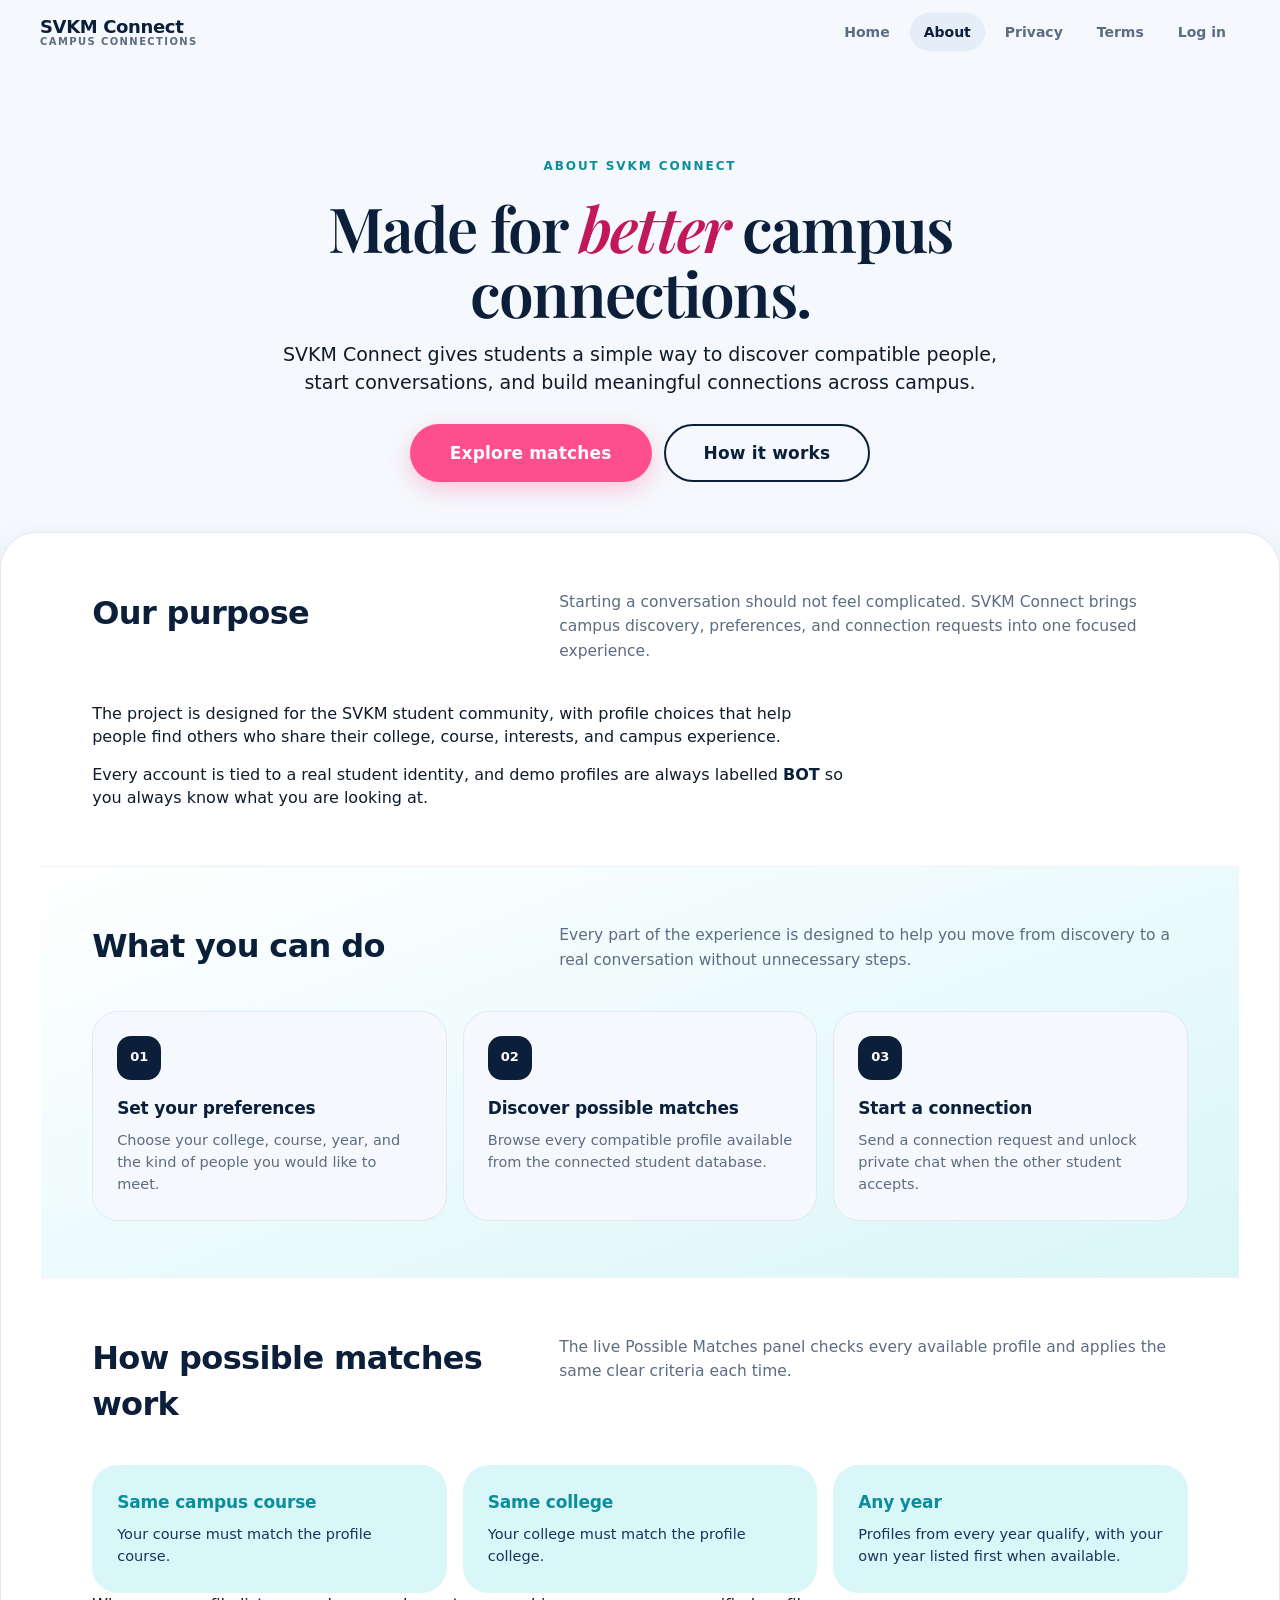
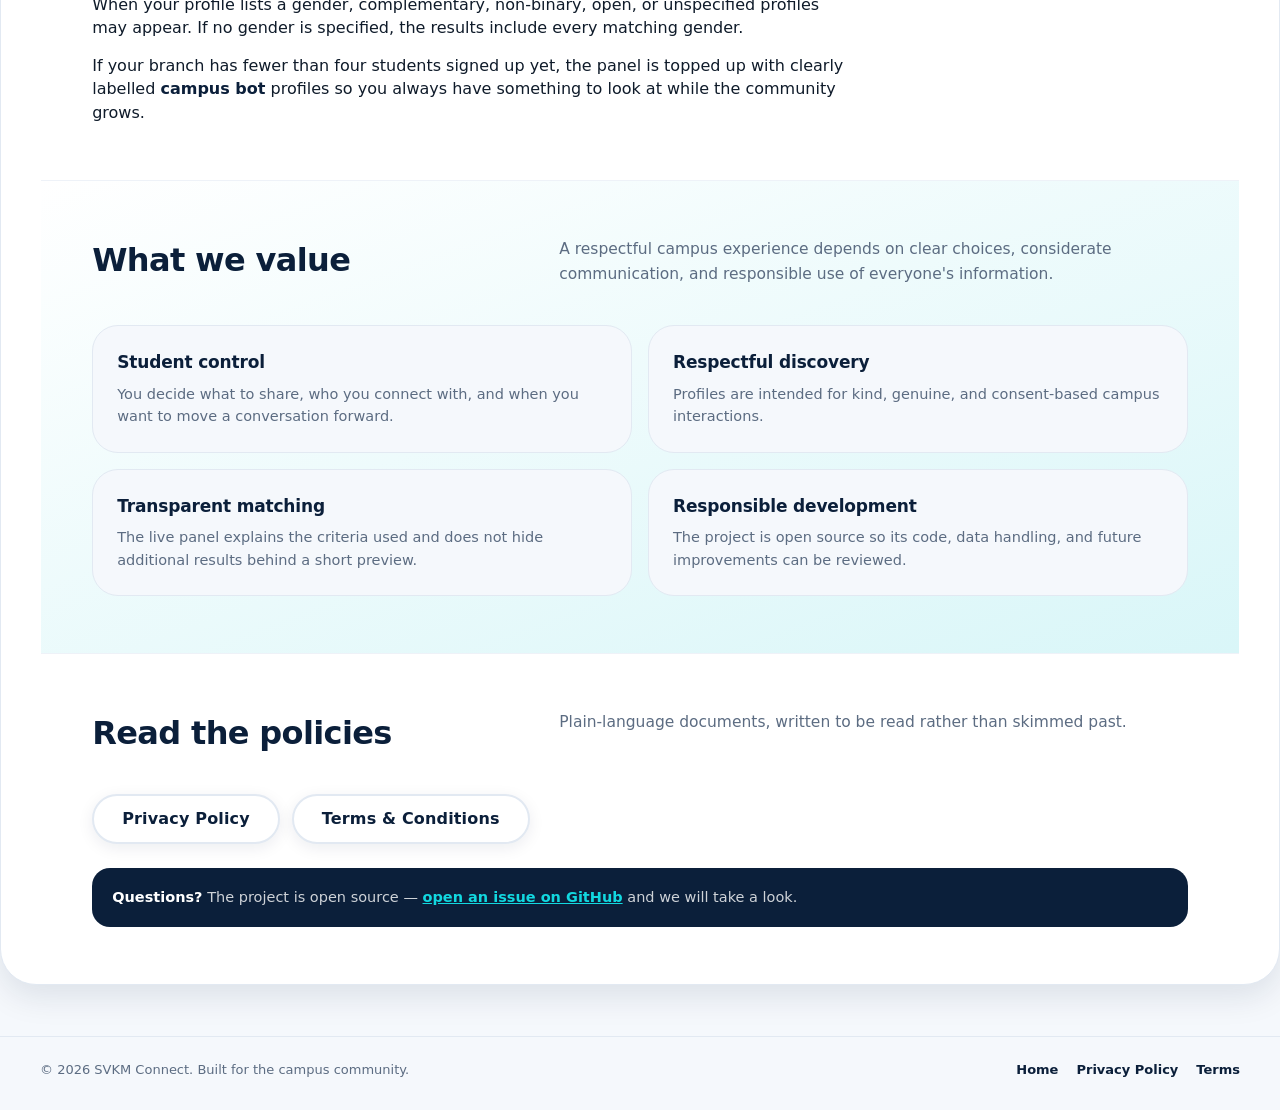
<file: about.html>
<!doctype html>
<html lang="en">
<head>
  <meta charset="utf-8">
  <meta name="viewport" content="width=device-width,initial-scale=1">
  <meta name="description" content="Learn how SVKM Connect helps students discover compatible people across campus.">
  <meta name="theme-color" content="#0b1f3a">
  <title>About Us · SVKM Connect</title>
  <link rel="icon" type="image/svg+xml" href="logo.svg">
  <link rel="preconnect" href="https://fonts.cdnfonts.com" crossorigin>
  <link rel="stylesheet" href="https://fonts.cdnfonts.com/css/roobert">
  <link rel="preconnect" href="https://fonts.googleapis.com">
  <link rel="preconnect" href="https://fonts.gstatic.com" crossorigin>
  <link rel="stylesheet" href="https://fonts.googleapis.com/css2?family=Playfair+Display:ital,wght@0,400;0,500;0,600;0,700;1,400;1,600&display=swap">
  <link rel="stylesheet" href="styles.css">
  <style>
  </style>
</head>
<body>
  <header class="p-header">
    <div class="shell p-header__inner">
      <a class="brand" href="./index.html" aria-label="SVKM Connect home">
        <span class="brand__name">SVKM Connect<span class="brand__tag">Campus connections</span></span>
      </a>
      <nav aria-label="Main navigation">
        <a href="./index.html">Home</a>
        <a class="is-current" href="./about.html" aria-current="page">About</a>
        <a href="./privacy.html">Privacy</a>
        <a href="./terms.html">Terms</a>
        <a href="./auth.html">Log in</a>
      </nav>
    </div>
  </header>

  <main>
    <section class="shell p-hero">
      <span class="t-eyebrow">About SVKM Connect</span>
      <h1>Made for <em>better</em> campus connections.</h1>
      <p>SVKM Connect gives students a simple way to discover compatible people, start conversations, and build meaningful connections across campus.</p>
      <div class="p-hero__actions">
        <a class="btn btn--lg" href="./auth.html">Explore matches</a>
        <a class="btn btn--lg btn--ghost" href="#how-it-works">How it works</a>
      </div>
    </section>

    <div class="shell p-sheet">
      <section class="p-section">
        <div class="p-head">
          <h2>Our purpose</h2>
          <p>Starting a conversation should not feel complicated. SVKM Connect brings campus discovery, preferences, and connection requests into one focused experience.</p>
        </div>
        <div class="p-prose">
          <p>The project is designed for the SVKM student community, with profile choices that help people find others who share their college, course, interests, and campus experience.</p>
          <p>Every account is tied to a real student identity, and demo profiles are always labelled <strong>BOT</strong> so you always know what you are looking at.</p>
        </div>
      </section>

      <section class="p-section p-section--tint">
        <div class="p-head">
          <h2>What you can do</h2>
          <p>Every part of the experience is designed to help you move from discovery to a real conversation without unnecessary steps.</p>
        </div>
        <div class="p-cards p-cards--3">
          <article class="p-card">
            <span class="p-card__num">01</span>
            <h3>Set your preferences</h3>
            <p>Choose your college, course, year, and the kind of people you would like to meet.</p>
          </article>
          <article class="p-card">
            <span class="p-card__num">02</span>
            <h3>Discover possible matches</h3>
            <p>Browse every compatible profile available from the connected student database.</p>
          </article>
          <article class="p-card">
            <span class="p-card__num">03</span>
            <h3>Start a connection</h3>
            <p>Send a connection request and unlock private chat when the other student accepts.</p>
          </article>
        </div>
      </section>

      <section class="p-section" id="how-it-works">
        <div class="p-head">
          <h2>How possible matches work</h2>
          <p>The live Possible Matches panel checks every available profile and applies the same clear criteria each time.</p>
        </div>
        <div class="p-cards p-cards--3">
          <article class="p-card p-card--cyan">
            <h3>Same campus course</h3>
            <p>Your course must match the profile course.</p>
          </article>
          <article class="p-card p-card--cyan">
            <h3>Same college</h3>
            <p>Your college must match the profile college.</p>
          </article>
          <article class="p-card p-card--cyan">
            <h3>Any year</h3>
            <p>Profiles from every year qualify, with your own year listed first when available.</p>
          </article>
        </div>
        <div class="p-prose">
          <p>When your profile lists a gender, complementary, non-binary, open, or unspecified profiles may appear. If no gender is specified, the results include every matching gender.</p>
          <p>If your branch has fewer than four students signed up yet, the panel is topped up with clearly labelled <strong>campus bot</strong> profiles so you always have something to look at while the community grows.</p>
        </div>
      </section>

      <section class="p-section p-section--tint">
        <div class="p-head">
          <h2>What we value</h2>
          <p>A respectful campus experience depends on clear choices, considerate communication, and responsible use of everyone's information.</p>
        </div>
        <div class="p-cards p-cards--2">
          <article class="p-card">
            <h3>Student control</h3>
            <p>You decide what to share, who you connect with, and when you want to move a conversation forward.</p>
          </article>
          <article class="p-card">
            <h3>Respectful discovery</h3>
            <p>Profiles are intended for kind, genuine, and consent-based campus interactions.</p>
          </article>
          <article class="p-card">
            <h3>Transparent matching</h3>
            <p>The live panel explains the criteria used and does not hide additional results behind a short preview.</p>
          </article>
          <article class="p-card">
            <h3>Responsible development</h3>
            <p>The project is open source so its code, data handling, and future improvements can be reviewed.</p>
          </article>
        </div>
      </section>

      <section class="p-section">
        <div class="p-head">
          <h2>Read the policies</h2>
          <p>Plain-language documents, written to be read rather than skimmed past.</p>
        </div>
        <div class="p-hero__actions" style="justify-content:flex-start">
          <a class="btn btn--light" href="./privacy.html">Privacy Policy</a>
          <a class="btn btn--light" href="./terms.html">Terms &amp; Conditions</a>
        </div>
        <div class="p-note">
          <strong>Questions?</strong> The project is open source &mdash;
          <a href="https://github.com/panchalrohan44/NMconnect" target="_blank" rel="noopener noreferrer">open an issue on GitHub</a>
          and we will take a look.
        </div>
      </section>
    </div>
  </main>

  <footer class="p-foot">
    <div class="shell p-foot__inner">
      <p>&copy; 2026 SVKM Connect. Built for the campus community.</p>
      <div class="p-foot__links">
        <a href="./index.html">Home</a>
        <a href="./privacy.html">Privacy Policy</a>
        <a href="./terms.html">Terms</a>
      </div>
    </div>
  </footer>

  <script>
    (function () {
      'use strict';
      var header = document.querySelector('.p-header');
      if (!header) return;
      var onScroll = function () { header.classList.toggle('is-stuck', window.scrollY > 8); };
      onScroll();
      window.addEventListener('scroll', onScroll, { passive: true });
    })();
  </script>
</body>
</html>
</file>
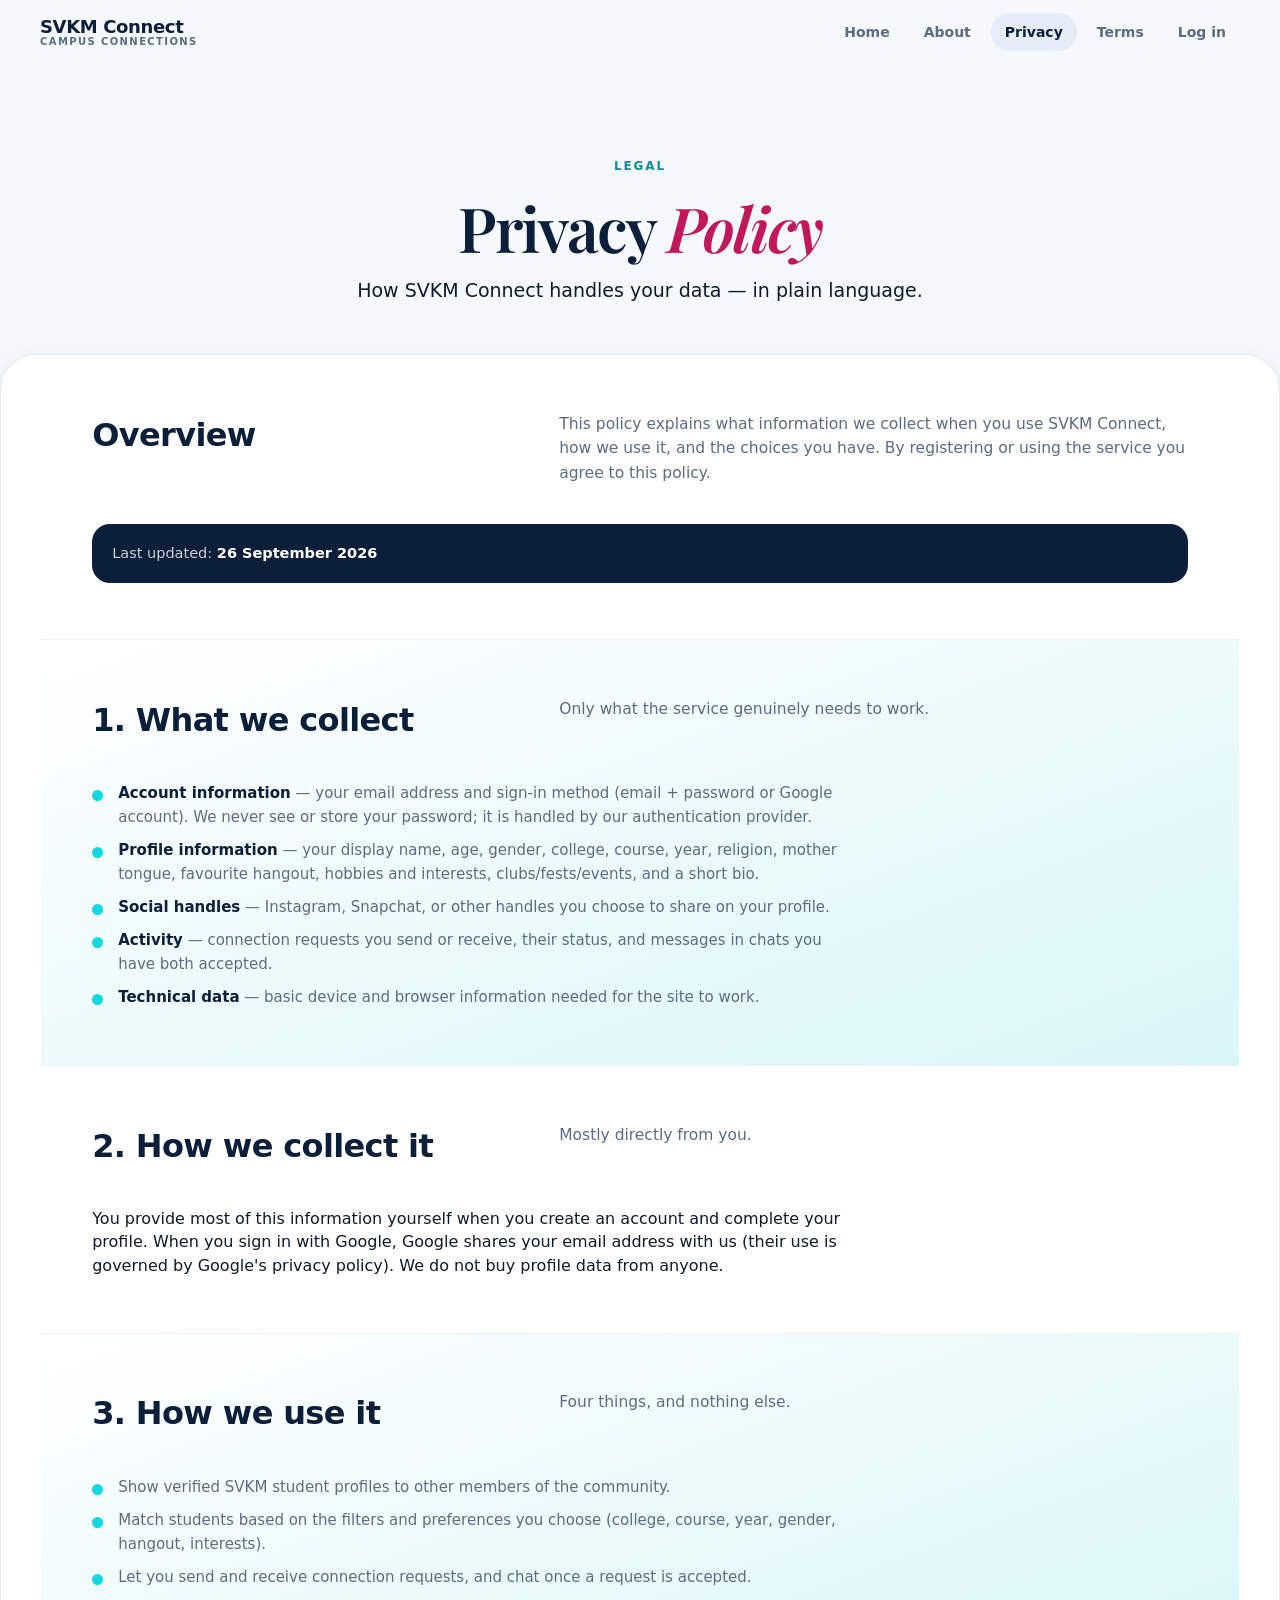
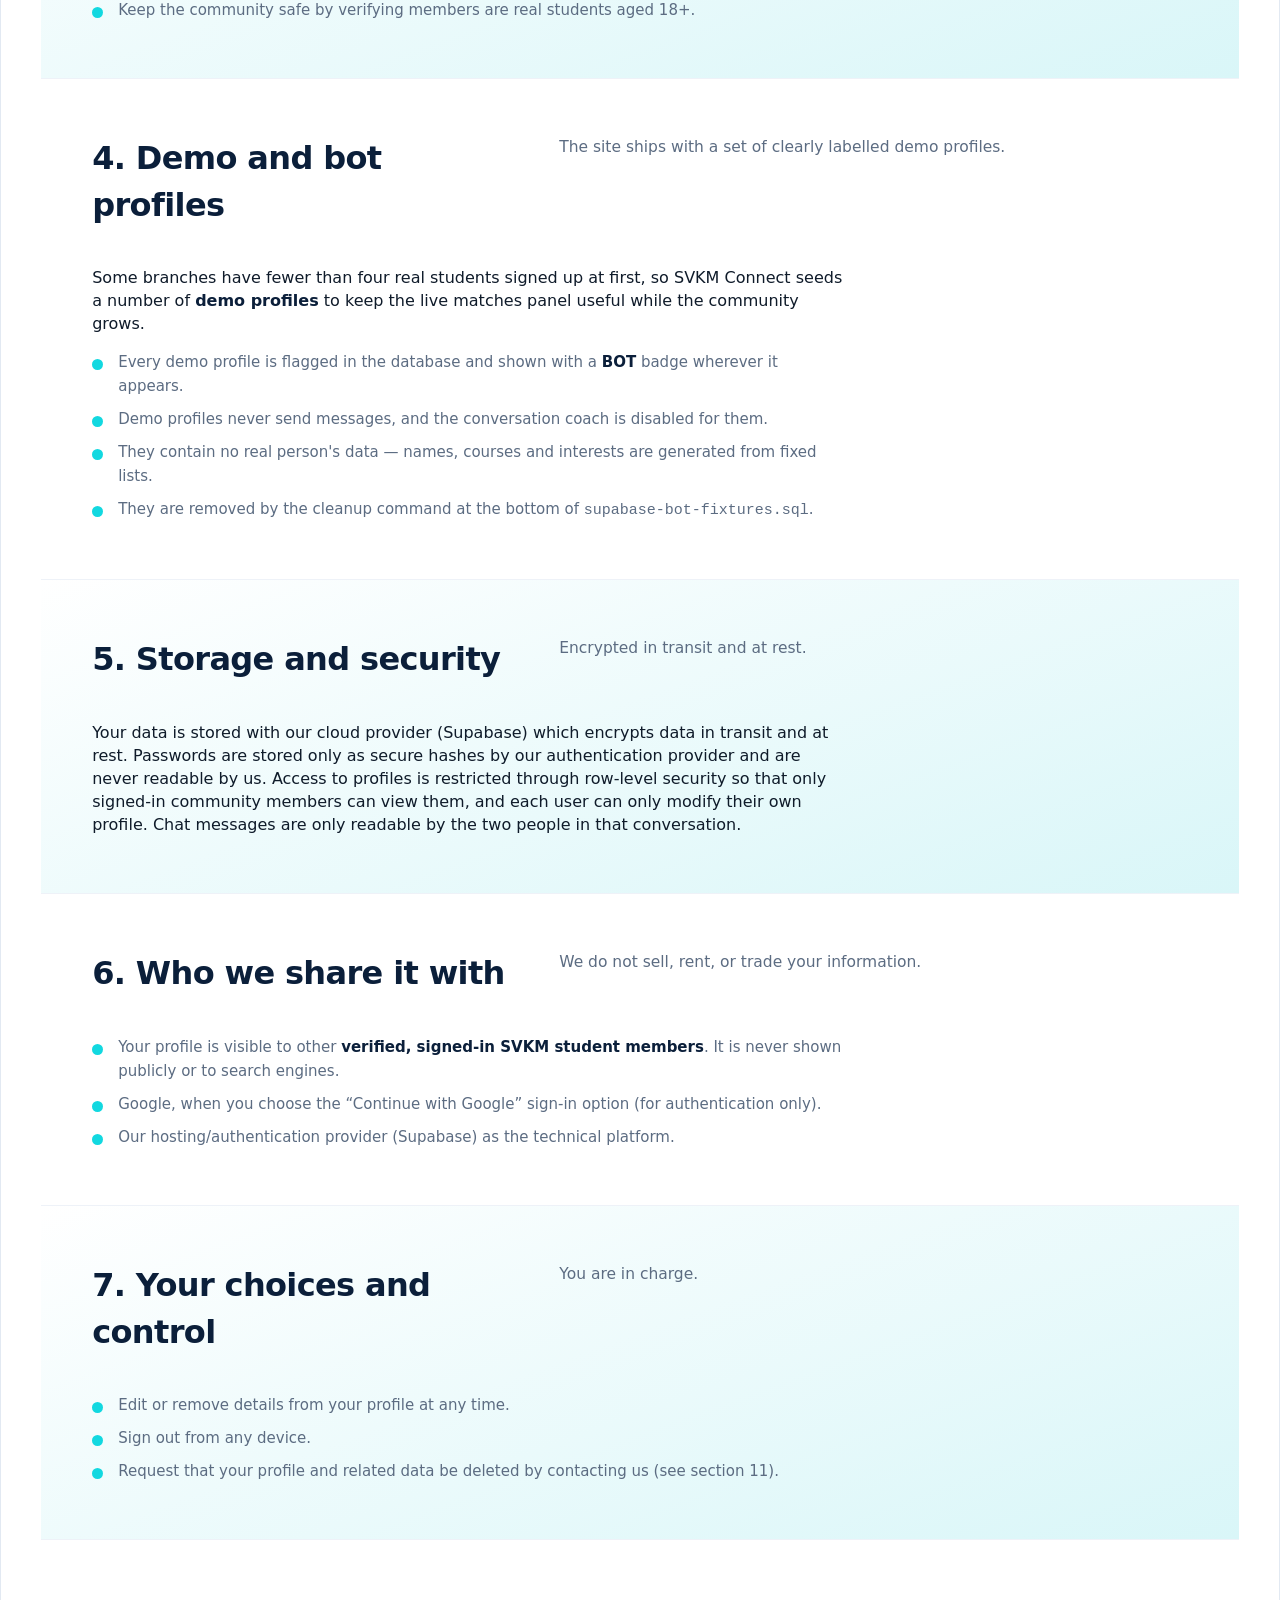
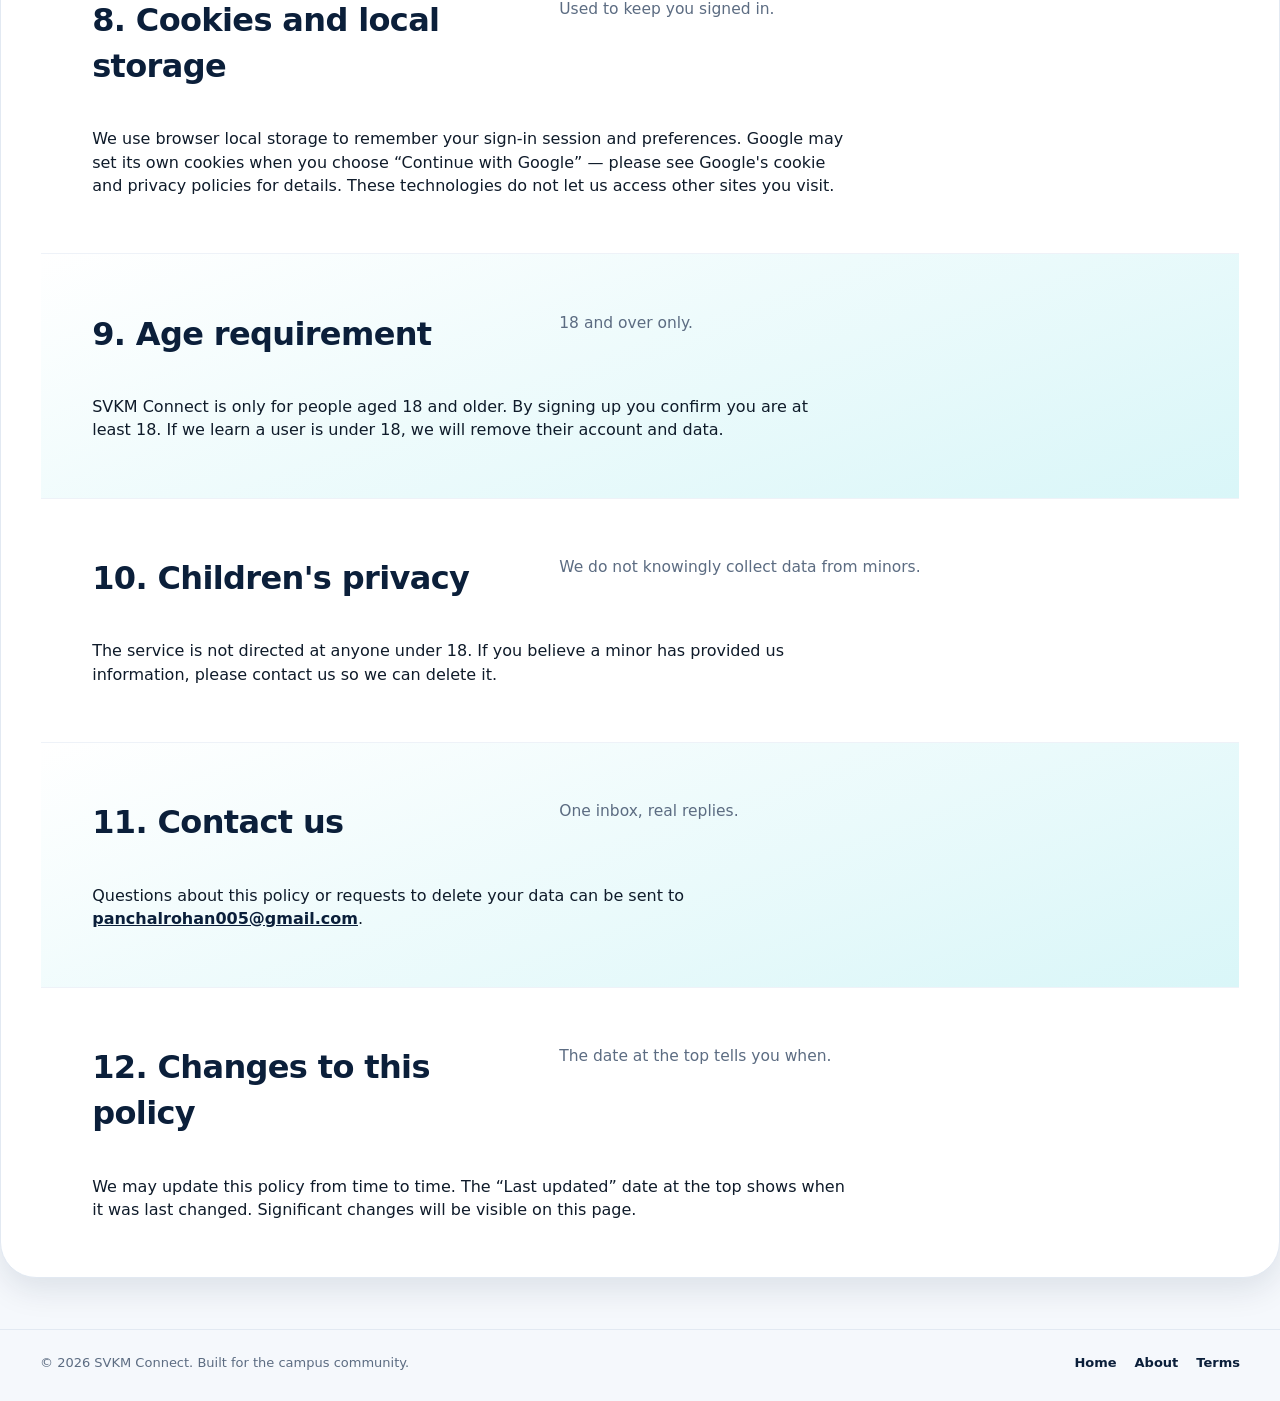
<file: privacy.html>
<!doctype html>
<html lang="en">
<head>
  <meta charset="utf-8">
  <meta name="viewport" content="width=device-width,initial-scale=1">
  <title>Privacy Policy · SVKM Connect</title>
  <meta name="description" content="Privacy policy for SVKM Connect, a verified campus community for SVKM students.">
  <meta name="theme-color" content="#0b1f3a">
  <link rel="icon" type="image/svg+xml" href="logo.svg">
  <link rel="preconnect" href="https://fonts.cdnfonts.com" crossorigin>
  <link rel="stylesheet" href="https://fonts.cdnfonts.com/css/roobert">
  <link rel="preconnect" href="https://fonts.googleapis.com">
  <link rel="preconnect" href="https://fonts.gstatic.com" crossorigin>
  <link rel="stylesheet" href="https://fonts.googleapis.com/css2?family=Playfair+Display:ital,wght@0,400;0,500;0,600;0,700;1,400;1,600&display=swap">
  <link rel="stylesheet" href="styles.css">
  <style>
    .brand img{width:100%;height:100%;object-fit:contain}
  </style>
</head>
<body>
  <header class="p-header">
    <div class="shell p-header__inner">
      <a class="brand" href="./index.html" aria-label="SVKM Connect home">
        <span class="brand__name">SVKM Connect<span class="brand__tag">Campus connections</span></span>
      </a>
      <nav aria-label="Main navigation">
        <a href="./index.html">Home</a>
        <a href="./about.html">About</a>
        <a class="is-current" href="./privacy.html" aria-current="page">Privacy</a>
        <a href="./terms.html">Terms</a>
        <a href="./auth.html">Log in</a>
      </nav>
    </div>
  </header>

  <main>
    <section class="shell p-hero">
      <span class="t-eyebrow">Legal</span>
      <h1>Privacy <em>Policy</em></h1>
      <p>How SVKM Connect handles your data &mdash; in plain language.</p>
    </section>

    <div class="shell p-sheet">
      <section class="p-section">
        <div class="p-head">
          <h2>Overview</h2>
          <p class="p-lede">This policy explains what information we collect when you use SVKM Connect, how we use it, and the choices you have. By registering or using the service you agree to this policy.</p>
        </div>
        <div class="p-note">Last updated: <strong>26 September 2026</strong></div>
      </section>

      <section class="p-section p-section--tint">
        <div class="p-head">
          <h2>1. What we collect</h2>
          <p>Only what the service genuinely needs to work.</p>
        </div>
        <div class="p-prose">
          <ul>
            <li><strong>Account information</strong> &mdash; your email address and sign-in method (email + password or Google account). We never see or store your password; it is handled by our authentication provider.</li>
            <li><strong>Profile information</strong> &mdash; your display name, age, gender, college, course, year, religion, mother tongue, favourite hangout, hobbies and interests, clubs/fests/events, and a short bio.</li>
            <li><strong>Social handles</strong> &mdash; Instagram, Snapchat, or other handles you choose to share on your profile.</li>
            <li><strong>Activity</strong> &mdash; connection requests you send or receive, their status, and messages in chats you have both accepted.</li>
            <li><strong>Technical data</strong> &mdash; basic device and browser information needed for the site to work.</li>
          </ul>
        </div>
      </section>

      <section class="p-section">
        <div class="p-head">
          <h2>2. How we collect it</h2>
          <p>Mostly directly from you.</p>
        </div>
        <div class="p-prose">
          <p>You provide most of this information yourself when you create an account and complete your profile. When you sign in with Google, Google shares your email address with us (their use is governed by Google's privacy policy). We do not buy profile data from anyone.</p>
        </div>
      </section>

      <section class="p-section p-section--tint">
        <div class="p-head">
          <h2>3. How we use it</h2>
          <p>Four things, and nothing else.</p>
        </div>
        <div class="p-prose">
          <ul>
            <li>Show verified SVKM student profiles to other members of the community.</li>
            <li>Match students based on the filters and preferences you choose (college, course, year, gender, hangout, interests).</li>
            <li>Let you send and receive connection requests, and chat once a request is accepted.</li>
            <li>Keep the community safe by verifying members are real students aged 18+.</li>
          </ul>
        </div>
      </section>

      <section class="p-section">
        <div class="p-head">
          <h2>4. Demo and bot profiles</h2>
          <p>The site ships with a set of clearly labelled demo profiles.</p>
        </div>
        <div class="p-prose">
          <p>Some branches have fewer than four real students signed up at first, so SVKM Connect seeds a number of <strong>demo profiles</strong> to keep the live matches panel useful while the community grows.</p>
          <ul>
            <li>Every demo profile is flagged in the database and shown with a <strong>BOT</strong> badge wherever it appears.</li>
            <li>Demo profiles never send messages, and the conversation coach is disabled for them.</li>
            <li>They contain no real person's data &mdash; names, courses and interests are generated from fixed lists.</li>
            <li>They are removed by the cleanup command at the bottom of <code>supabase-bot-fixtures.sql</code>.</li>
          </ul>
        </div>
      </section>

      <section class="p-section p-section--tint">
        <div class="p-head">
          <h2>5. Storage and security</h2>
          <p>Encrypted in transit and at rest.</p>
        </div>
        <div class="p-prose">
          <p>Your data is stored with our cloud provider (Supabase) which encrypts data in transit and at rest. Passwords are stored only as secure hashes by our authentication provider and are never readable by us. Access to profiles is restricted through row-level security so that only signed-in community members can view them, and each user can only modify their own profile. Chat messages are only readable by the two people in that conversation.</p>
        </div>
      </section>

      <section class="p-section">
        <div class="p-head">
          <h2>6. Who we share it with</h2>
          <p>We do not sell, rent, or trade your information.</p>
        </div>
        <div class="p-prose">
          <ul>
            <li>Your profile is visible to other <strong>verified, signed-in SVKM student members</strong>. It is never shown publicly or to search engines.</li>
            <li>Google, when you choose the &ldquo;Continue with Google&rdquo; sign-in option (for authentication only).</li>
            <li>Our hosting/authentication provider (Supabase) as the technical platform.</li>
          </ul>
        </div>
      </section>

      <section class="p-section p-section--tint">
        <div class="p-head">
          <h2>7. Your choices and control</h2>
          <p>You are in charge.</p>
        </div>
        <div class="p-prose">
          <ul>
            <li>Edit or remove details from your profile at any time.</li>
            <li>Sign out from any device.</li>
            <li>Request that your profile and related data be deleted by contacting us (see section 11).</li>
          </ul>
        </div>
      </section>

      <section class="p-section">
        <div class="p-head">
          <h2>8. Cookies and local storage</h2>
          <p>Used to keep you signed in.</p>
        </div>
        <div class="p-prose">
          <p>We use browser local storage to remember your sign-in session and preferences. Google may set its own cookies when you choose &ldquo;Continue with Google&rdquo; &mdash; please see Google's cookie and privacy policies for details. These technologies do not let us access other sites you visit.</p>
        </div>
      </section>

      <section class="p-section p-section--tint">
        <div class="p-head">
          <h2>9. Age requirement</h2>
          <p>18 and over only.</p>
        </div>
        <div class="p-prose">
          <p>SVKM Connect is only for people aged 18 and older. By signing up you confirm you are at least 18. If we learn a user is under 18, we will remove their account and data.</p>
        </div>
      </section>

      <section class="p-section">
        <div class="p-head">
          <h2>10. Children's privacy</h2>
          <p>We do not knowingly collect data from minors.</p>
        </div>
        <div class="p-prose">
          <p>The service is not directed at anyone under 18. If you believe a minor has provided us information, please contact us so we can delete it.</p>
        </div>
      </section>

      <section class="p-section p-section--tint">
        <div class="p-head">
          <h2>11. Contact us</h2>
          <p>One inbox, real replies.</p>
        </div>
        <div class="p-prose">
          <p>Questions about this policy or requests to delete your data can be sent to <a href="mailto:panchalrohan005@gmail.com">panchalrohan005@gmail.com</a>.</p>
        </div>
      </section>

      <section class="p-section">
        <div class="p-head">
          <h2>12. Changes to this policy</h2>
          <p>The date at the top tells you when.</p>
        </div>
        <div class="p-prose">
          <p>We may update this policy from time to time. The &ldquo;Last updated&rdquo; date at the top shows when it was last changed. Significant changes will be visible on this page.</p>
        </div>
      </section>
    </div>
  </main>

  <footer class="p-foot">
    <div class="shell p-foot__inner">
      <p>&copy; 2026 SVKM Connect. Built for the campus community.</p>
      <div class="p-foot__links">
        <a href="./index.html">Home</a>
        <a href="./about.html">About</a>
        <a href="./terms.html">Terms</a>
      </div>
    </div>
  </footer>

  <script>
    (function () {
      'use strict';
      var header = document.querySelector('.p-header');
      if (!header) return;
      var onScroll = function () { header.classList.toggle('is-stuck', window.scrollY > 8); };
      onScroll();
      window.addEventListener('scroll', onScroll, { passive: true });
    })();
  </script>
</body>
</html>
</file>
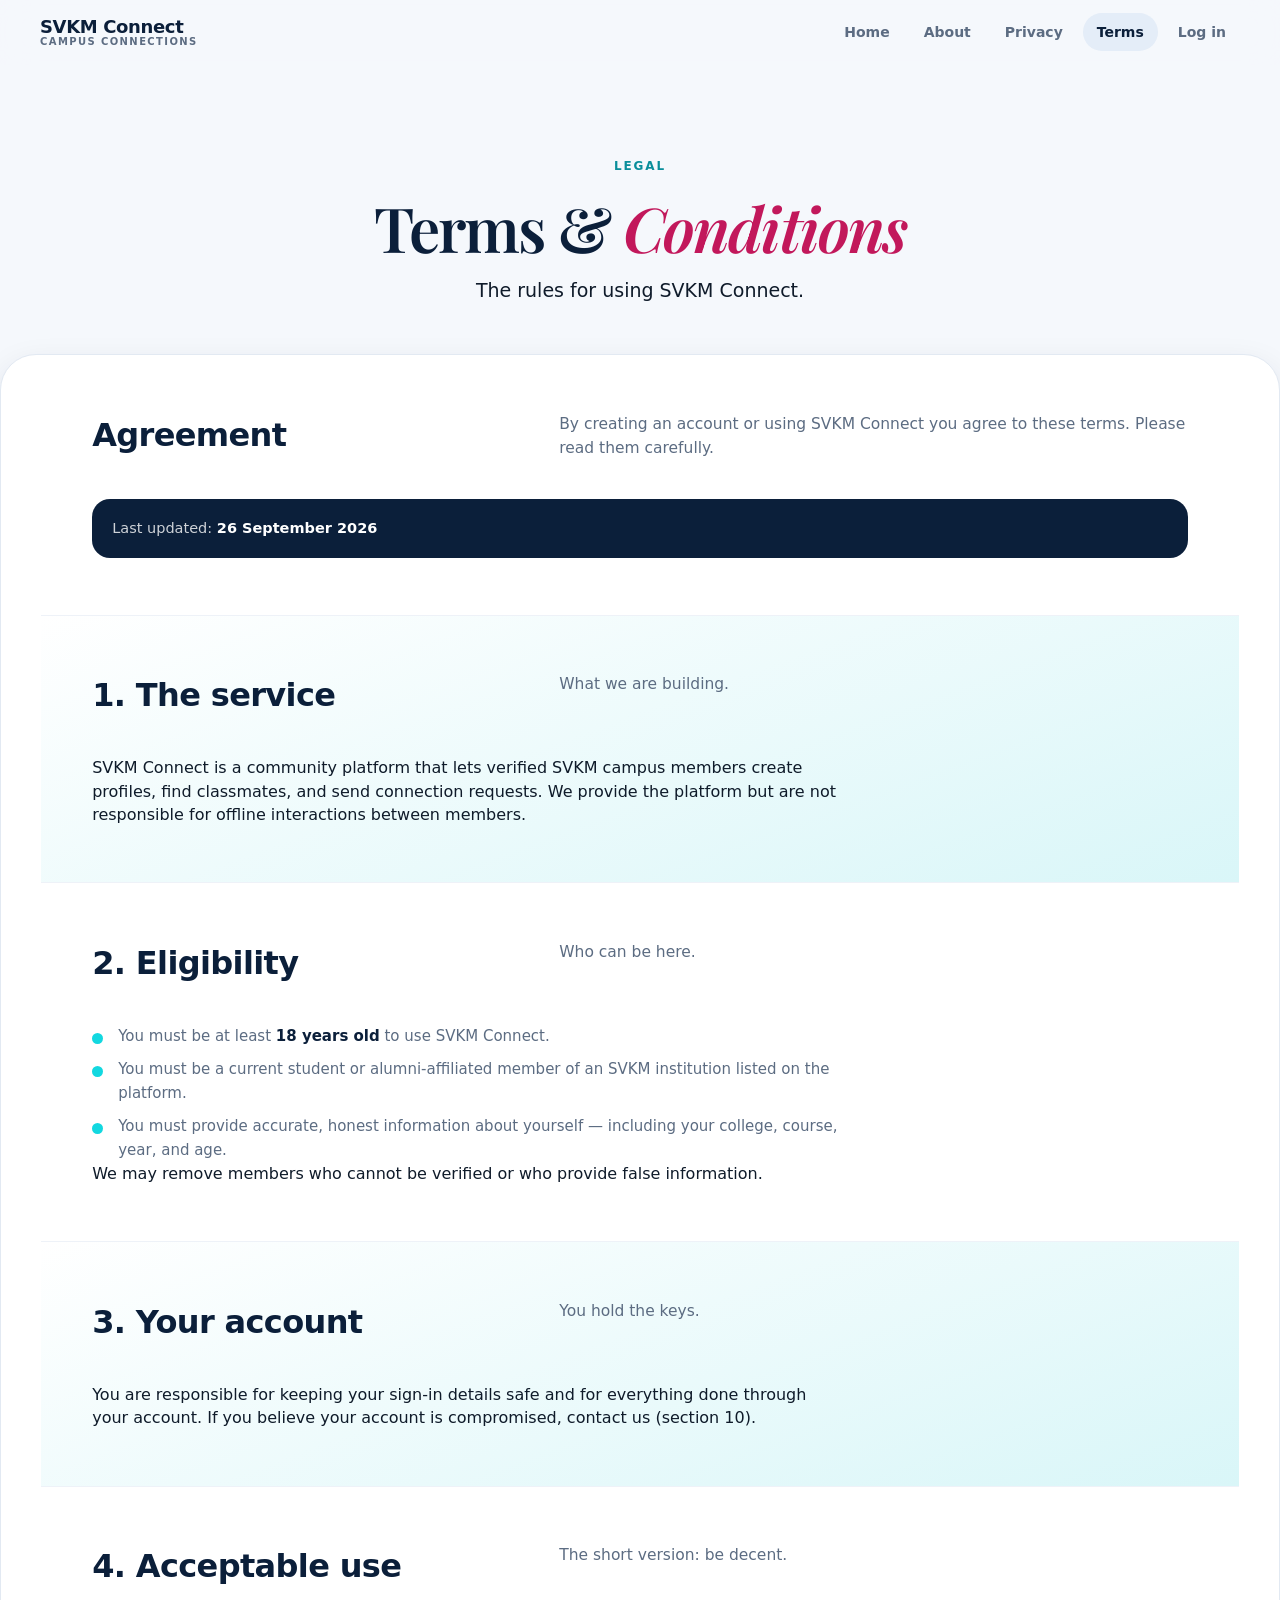
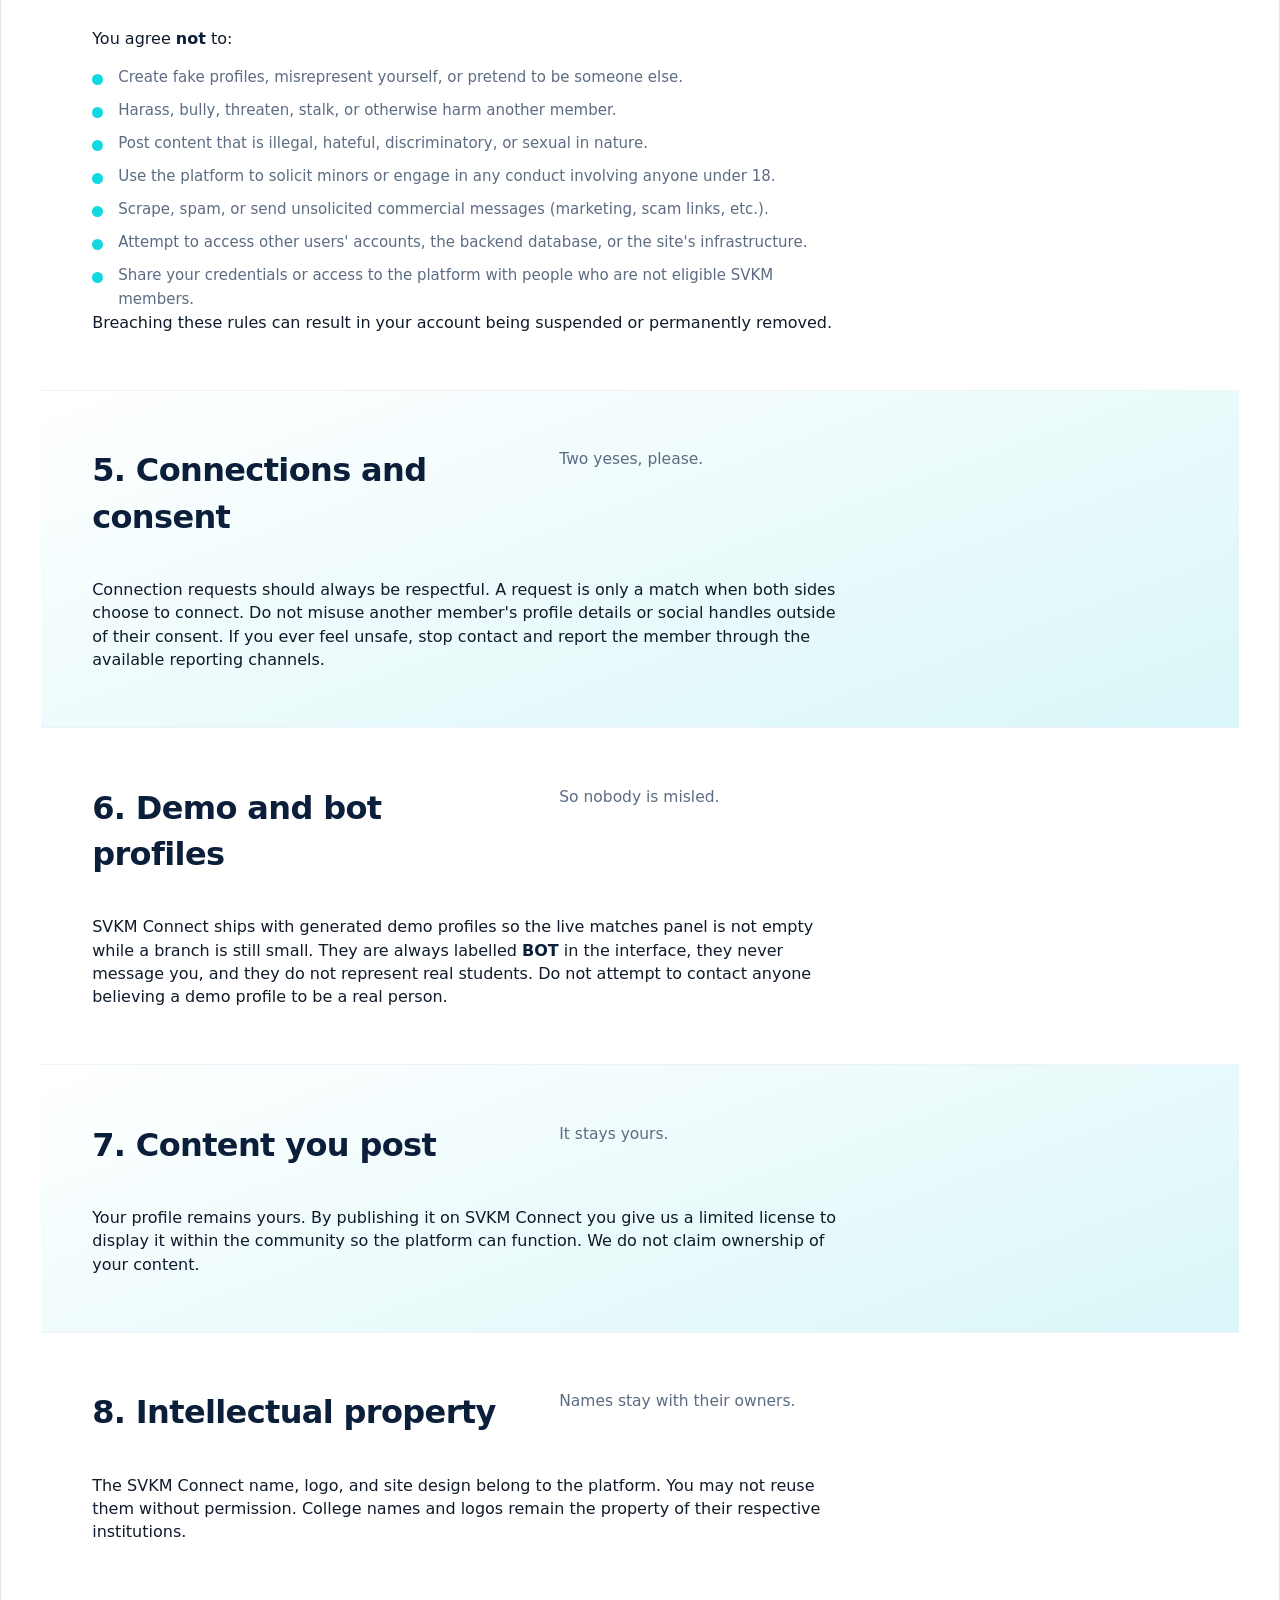
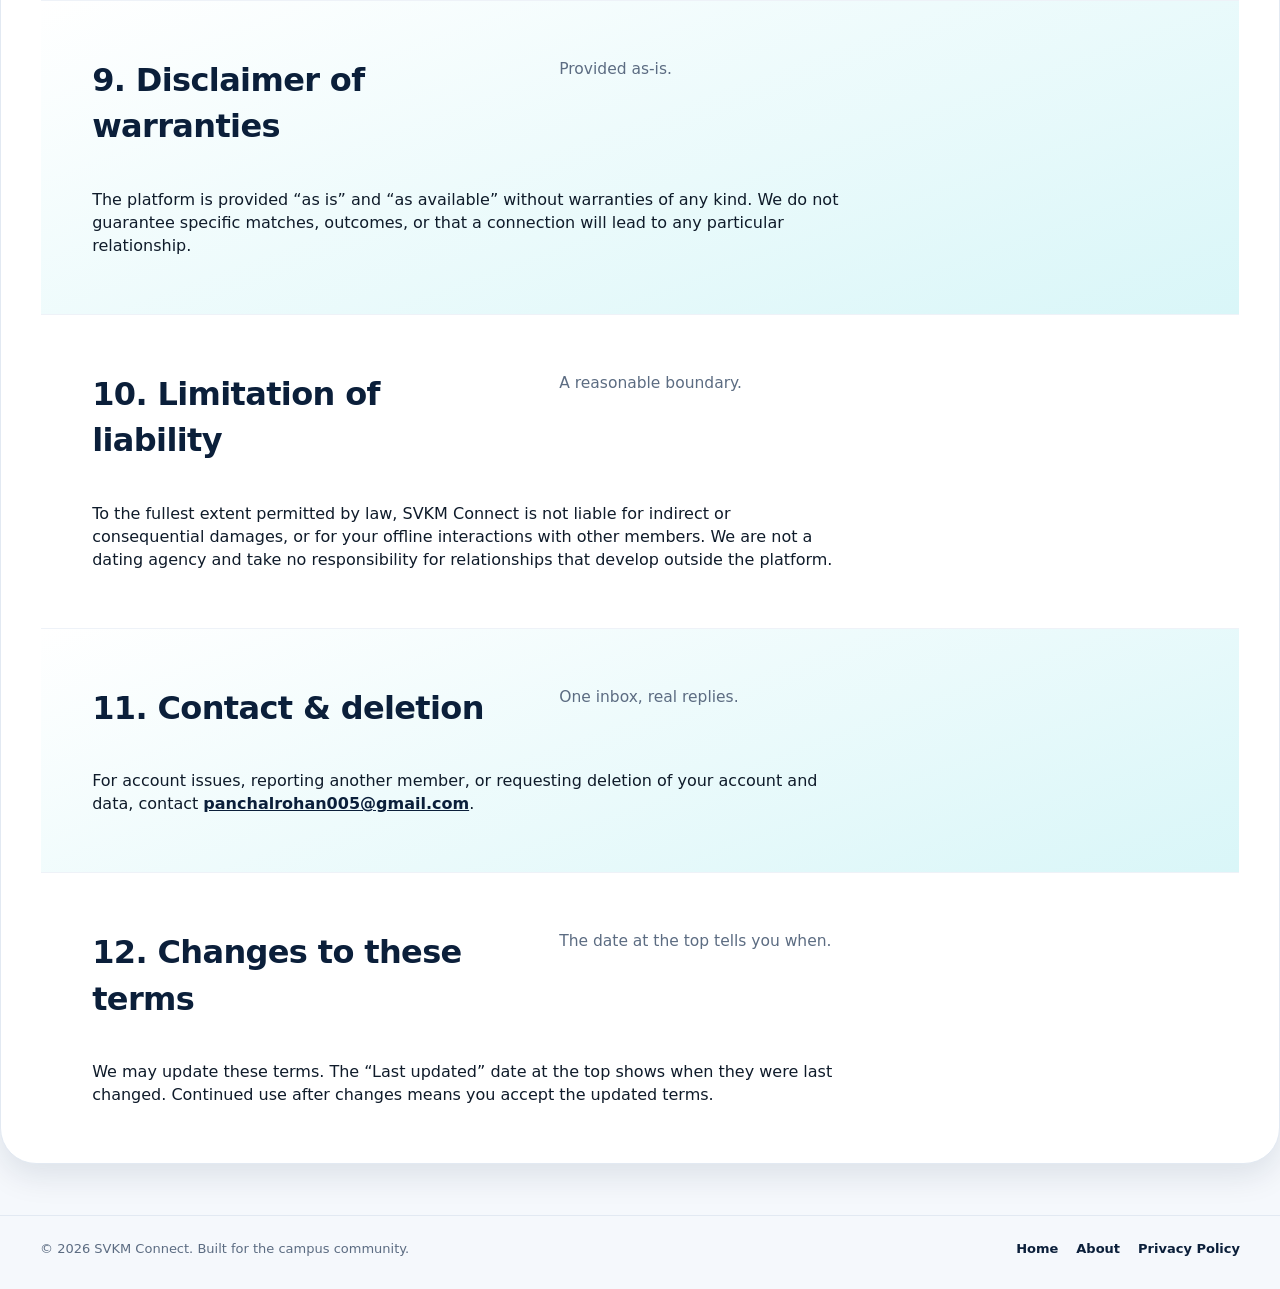
<file: terms.html>
<!doctype html>
<html lang="en">
<head>
  <meta charset="utf-8">
  <meta name="viewport" content="width=device-width,initial-scale=1">
  <title>Terms &amp; Conditions · SVKM Connect</title>
  <meta name="description" content="The terms and conditions for using SVKM Connect, the SVKM student community platform.">
  <meta name="theme-color" content="#0b1f3a">
  <link rel="icon" type="image/svg+xml" href="logo.svg">
  <link rel="preconnect" href="https://fonts.cdnfonts.com" crossorigin>
  <link rel="stylesheet" href="https://fonts.cdnfonts.com/css/roobert">
  <link rel="preconnect" href="https://fonts.googleapis.com">
  <link rel="preconnect" href="https://fonts.gstatic.com" crossorigin>
  <link rel="stylesheet" href="https://fonts.googleapis.com/css2?family=Playfair+Display:ital,wght@0,400;0,500;0,600;0,700;1,400;1,600&display=swap">
  <link rel="stylesheet" href="styles.css">
  <style>
    .brand img{width:100%;height:100%;object-fit:contain}
  </style>
</head>
<body>
  <header class="p-header">
    <div class="shell p-header__inner">
      <a class="brand" href="./index.html" aria-label="SVKM Connect home">
        <span class="brand__name">SVKM Connect<span class="brand__tag">Campus connections</span></span>
      </a>
      <nav aria-label="Main navigation">
        <a href="./index.html">Home</a>
        <a href="./about.html">About</a>
        <a href="./privacy.html">Privacy</a>
        <a class="is-current" href="./terms.html" aria-current="page">Terms</a>
        <a href="./auth.html">Log in</a>
      </nav>
    </div>
  </header>

  <main>
    <section class="shell p-hero">
      <span class="t-eyebrow">Legal</span>
      <h1>Terms &amp; <em>Conditions</em></h1>
      <p>The rules for using SVKM Connect.</p>
    </section>

    <div class="shell p-sheet">
      <section class="p-section">
        <div class="p-head">
          <h2>Agreement</h2>
          <p>By creating an account or using SVKM Connect you agree to these terms. Please read them carefully.</p>
        </div>
        <div class="p-note">Last updated: <strong>26 September 2026</strong></div>
      </section>

      <section class="p-section p-section--tint">
        <div class="p-head"><h2>1. The service</h2><p>What we are building.</p></div>
        <div class="p-prose">
          <p>SVKM Connect is a community platform that lets verified SVKM campus members create profiles, find classmates, and send connection requests. We provide the platform but are not responsible for offline interactions between members.</p>
        </div>
      </section>

      <section class="p-section">
        <div class="p-head"><h2>2. Eligibility</h2><p>Who can be here.</p></div>
        <div class="p-prose">
          <ul>
            <li>You must be at least <strong>18 years old</strong> to use SVKM Connect.</li>
            <li>You must be a current student or alumni-affiliated member of an SVKM institution listed on the platform.</li>
            <li>You must provide accurate, honest information about yourself &mdash; including your college, course, year, and age.</li>
          </ul>
          <p>We may remove members who cannot be verified or who provide false information.</p>
        </div>
      </section>

      <section class="p-section p-section--tint">
        <div class="p-head"><h2>3. Your account</h2><p>You hold the keys.</p></div>
        <div class="p-prose">
          <p>You are responsible for keeping your sign-in details safe and for everything done through your account. If you believe your account is compromised, contact us (section 10).</p>
        </div>
      </section>

      <section class="p-section">
        <div class="p-head"><h2>4. Acceptable use</h2><p>The short version: be decent.</p></div>
        <div class="p-prose">
          <p>You agree <strong>not</strong> to:</p>
          <ul>
            <li>Create fake profiles, misrepresent yourself, or pretend to be someone else.</li>
            <li>Harass, bully, threaten, stalk, or otherwise harm another member.</li>
            <li>Post content that is illegal, hateful, discriminatory, or sexual in nature.</li>
            <li>Use the platform to solicit minors or engage in any conduct involving anyone under 18.</li>
            <li>Scrape, spam, or send unsolicited commercial messages (marketing, scam links, etc.).</li>
            <li>Attempt to access other users' accounts, the backend database, or the site's infrastructure.</li>
            <li>Share your credentials or access to the platform with people who are not eligible SVKM members.</li>
          </ul>
          <p>Breaching these rules can result in your account being suspended or permanently removed.</p>
        </div>
      </section>

      <section class="p-section p-section--tint">
        <div class="p-head"><h2>5. Connections and consent</h2><p>Two yeses, please.</p></div>
        <div class="p-prose">
          <p>Connection requests should always be respectful. A request is only a match when both sides choose to connect. Do not misuse another member's profile details or social handles outside of their consent. If you ever feel unsafe, stop contact and report the member through the available reporting channels.</p>
        </div>
      </section>

      <section class="p-section">
        <div class="p-head"><h2>6. Demo and bot profiles</h2><p>So nobody is misled.</p></div>
        <div class="p-prose">
          <p>SVKM Connect ships with generated demo profiles so the live matches panel is not empty while a branch is still small. They are always labelled <strong>BOT</strong> in the interface, they never message you, and they do not represent real students. Do not attempt to contact anyone believing a demo profile to be a real person.</p>
        </div>
      </section>

      <section class="p-section p-section--tint">
        <div class="p-head"><h2>7. Content you post</h2><p>It stays yours.</p></div>
        <div class="p-prose">
          <p>Your profile remains yours. By publishing it on SVKM Connect you give us a limited license to display it within the community so the platform can function. We do not claim ownership of your content.</p>
        </div>
      </section>

      <section class="p-section">
        <div class="p-head"><h2>8. Intellectual property</h2><p>Names stay with their owners.</p></div>
        <div class="p-prose">
          <p>The SVKM Connect name, logo, and site design belong to the platform. You may not reuse them without permission. College names and logos remain the property of their respective institutions.</p>
        </div>
      </section>

      <section class="p-section p-section--tint">
        <div class="p-head"><h2>9. Disclaimer of warranties</h2><p>Provided as-is.</p></div>
        <div class="p-prose">
          <p>The platform is provided &ldquo;as is&rdquo; and &ldquo;as available&rdquo; without warranties of any kind. We do not guarantee specific matches, outcomes, or that a connection will lead to any particular relationship.</p>
        </div>
      </section>

      <section class="p-section">
        <div class="p-head"><h2>10. Limitation of liability</h2><p>A reasonable boundary.</p></div>
        <div class="p-prose">
          <p>To the fullest extent permitted by law, SVKM Connect is not liable for indirect or consequential damages, or for your offline interactions with other members. We are not a dating agency and take no responsibility for relationships that develop outside the platform.</p>
        </div>
      </section>

      <section class="p-section p-section--tint">
        <div class="p-head"><h2>11. Contact &amp; deletion</h2><p>One inbox, real replies.</p></div>
        <div class="p-prose">
          <p>For account issues, reporting another member, or requesting deletion of your account and data, contact <a href="mailto:panchalrohan005@gmail.com">panchalrohan005@gmail.com</a>.</p>
        </div>
      </section>

      <section class="p-section">
        <div class="p-head"><h2>12. Changes to these terms</h2><p>The date at the top tells you when.</p></div>
        <div class="p-prose">
          <p>We may update these terms. The &ldquo;Last updated&rdquo; date at the top shows when they were last changed. Continued use after changes means you accept the updated terms.</p>
        </div>
      </section>
    </div>
  </main>

  <footer class="p-foot">
    <div class="shell p-foot__inner">
      <p>&copy; 2026 SVKM Connect. Built for the campus community.</p>
      <div class="p-foot__links">
        <a href="./index.html">Home</a>
        <a href="./about.html">About</a>
        <a href="./privacy.html">Privacy Policy</a>
      </div>
    </div>
  </footer>

  <script>
    (function () {
      'use strict';
      var header = document.querySelector('.p-header');
      if (!header) return;
      var onScroll = function () { header.classList.toggle('is-stuck', window.scrollY > 8); };
      onScroll();
      window.addEventListener('scroll', onScroll, { passive: true });
    })();
  </script>
</body>
</html>
</file>
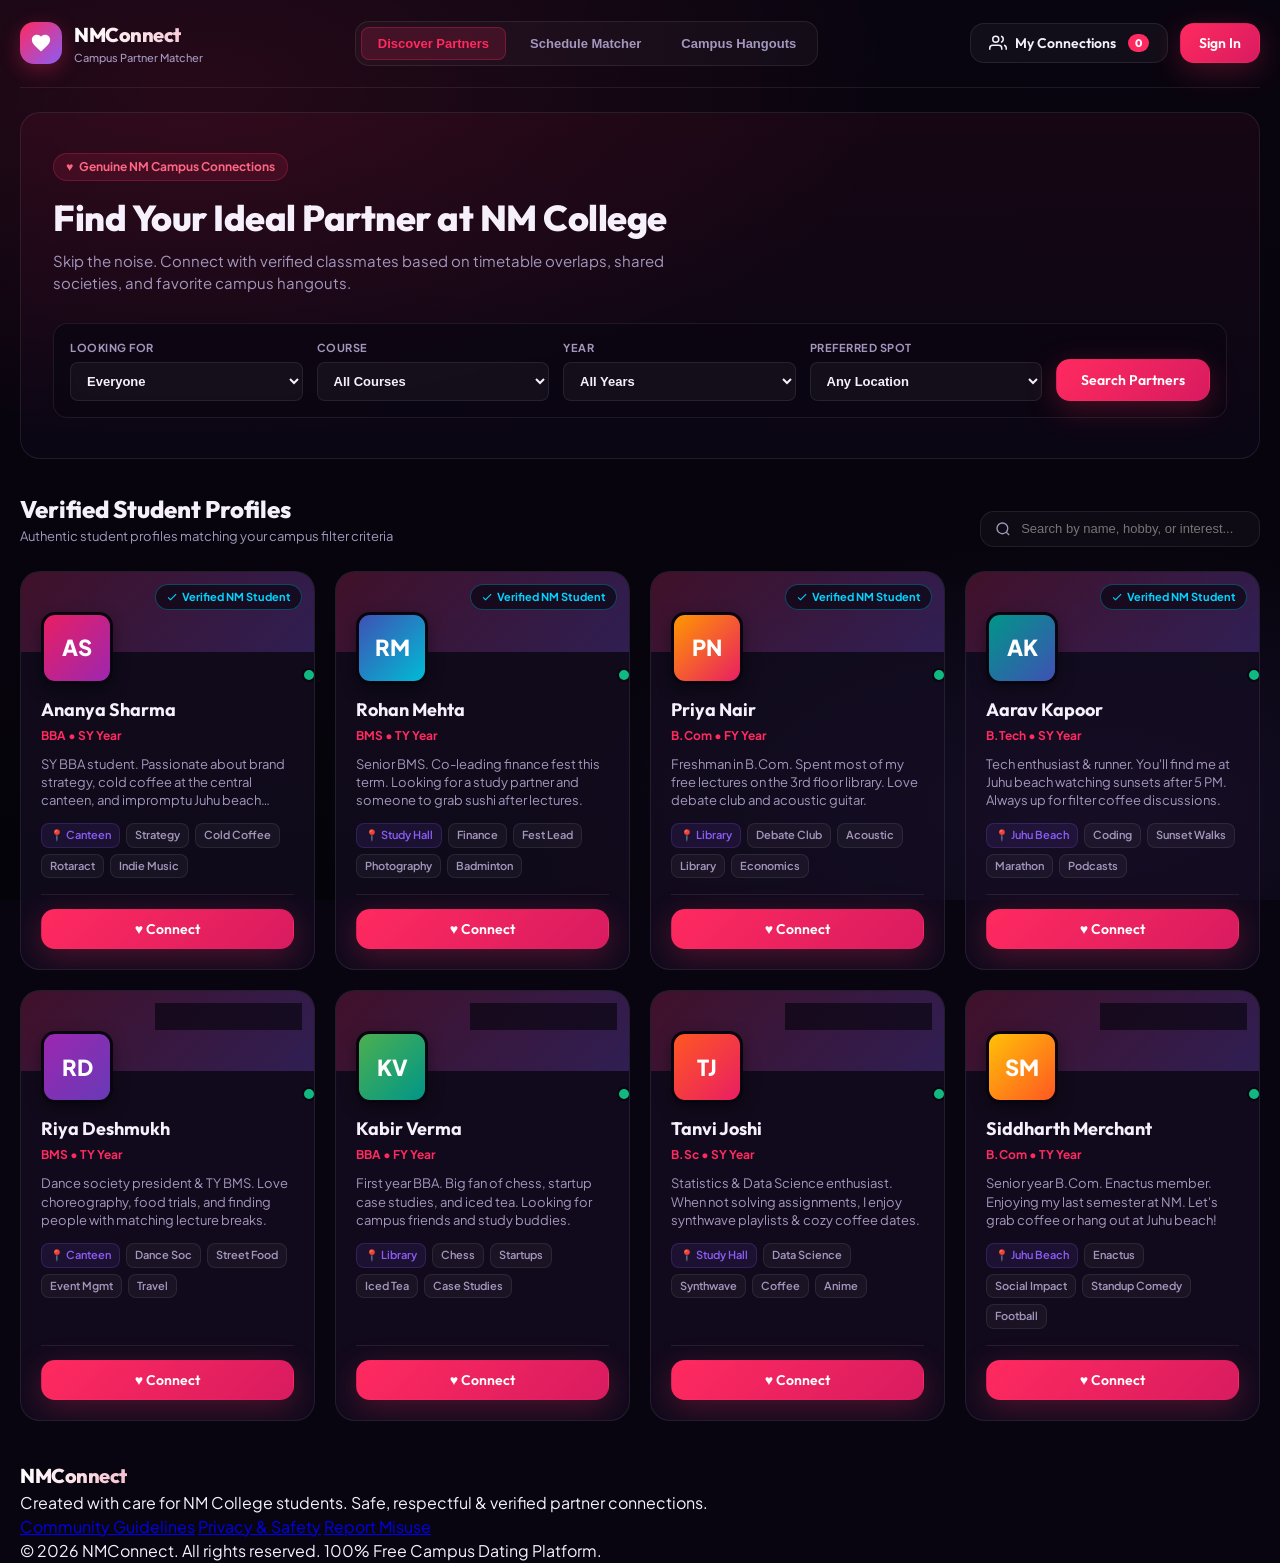
<file: v1-index.html>
<!DOCTYPE html>
<html lang="en">
<head>
  <meta charset="UTF-8" />
  <meta name="viewport" content="width=device-width, initial-scale=1.0" />
  <title>NMConnect — Campus Partner Connections</title>
  <meta name="description" content="NMConnect — Pure campus dating and partner connections for NM students. Verified college profiles, schedule matcher, and instant direct partner chat." />
  
  <!-- Modern Typography & Icons -->
  <link rel="preconnect" href="https://fonts.googleapis.com">
  <link rel="preconnect" href="https://fonts.gstatic.com" crossorigin>
  <link href="https://fonts.googleapis.com/css2?family=Outfit:wght@300;400;500;600;700;800&family=Plus+Jakarta+Sans:wght@400;500;600;700&display=swap" rel="stylesheet">
  
  <link rel="stylesheet" href="v1-style.css" />
</head>
<body>
  <div id="app" class="app-container">
    
    <!-- Top Navigation Header -->
    <header class="navbar">
      <div class="nav-brand">
        <div class="brand-logo">
          <svg width="22" height="22" viewBox="0 0 24 24" fill="currentColor">
            <path d="M12 21.35l-1.45-1.32C5.4 15.36 2 12.28 2 8.5 2 5.42 4.42 3 7.5 3c1.74 0 3.41.81 4.5 2.09C13.09 3.81 14.76 3 16.5 3 19.58 3 22 5.42 22 8.5c0 3.78-3.4 6.86-8.55 11.54L12 21.35z"/>
          </svg>
        </div>
        <div class="brand-text">
          <span class="brand-name">NMConnect</span>
          <span class="brand-tag">Campus Partner Matcher</span>
        </div>
      </div>

      <nav class="nav-menu">
        <button class="nav-link active" data-tab="discover">Discover Partners</button>
        <button class="nav-link" data-tab="timetable">Schedule Matcher</button>
        <button class="nav-link" data-tab="events">Campus Hangouts</button>
      </nav>

      <div class="nav-actions">
        <button class="btn btn-secondary connections-btn" id="open-connections-btn">
          <svg width="18" height="18" viewBox="0 0 24 24" fill="none" stroke="currentColor" stroke-width="2">
            <path d="M17 21v-2a4 4 0 0 0-4-4H5a4 4 0 0 0-4 4v2"></path>
            <circle cx="9" cy="7" r="4"></circle>
            <path d="M23 21v-2a4 4 0 0 0-3-3.87"></path>
            <path d="M16 3.13a4 4 0 0 1 0 7.75"></path>
          </svg>
          <span>My Connections</span>
          <span class="badge-count" id="connections-count">0</span>
        </button>

        <div id="auth-status-container">
          <button class="btn btn-primary" id="open-auth-btn">Sign In</button>
        </div>
      </div>
    </header>

    <!-- Main Content Area -->
    <main class="main-content">
      
      <!-- HERO SECTION -->
      <section class="hero-banner">
        <div class="hero-content">
          <div class="romantic-badge">
            <span class="heart-pulse">♥</span> Genuine NM Campus Connections
          </div>
          <h1 class="hero-title">Find Your Ideal Partner at NM College</h1>
          <p class="hero-subtitle">
            Skip the noise. Connect with verified classmates based on timetable overlaps, shared societies, and favorite campus hangouts.
          </p>

          <!-- Quick Filter Bar -->
          <div class="filter-bar">
            <div class="filter-group">
              <label for="filter-gender">Looking For</label>
              <select id="filter-gender">
                <option value="all">Everyone</option>
                <option value="female">Women</option>
                <option value="male">Men</option>
              </select>
            </div>

            <div class="filter-group">
              <label for="filter-course">Course</label>
              <select id="filter-course">
                <option value="all">All Courses</option>
                <option value="BBA">BBA</option>
                <option value="B.Com">B.Com</option>
                <option value="BMS">BMS</option>
                <option value="B.Sc">B.Sc</option>
                <option value="B.Tech">B.Tech</option>
              </select>
            </div>

            <div class="filter-group">
              <label for="filter-year">Year</label>
              <select id="filter-year">
                <option value="all">All Years</option>
                <option value="FY">Freshman (FY)</option>
                <option value="SY">Sophomore (SY)</option>
                <option value="TY">Senior (TY)</option>
              </select>
            </div>

            <div class="filter-group">
              <label for="filter-hangout">Preferred Spot</label>
              <select id="filter-hangout">
                <option value="all">Any Location</option>
                <option value="Canteen">Central Canteen</option>
                <option value="Library">Library 3rd Floor</option>
                <option value="Juhu Beach">Juhu Beach Walk</option>
                <option value="Study Hall">Quiet Study Hall</option>
              </select>
            </div>

            <button class="btn btn-primary filter-search-btn" id="apply-filters-btn">
              Search Partners
            </button>
          </div>
        </div>
      </section>

      <!-- DISCOVER PARTNERS TAB -->
      <section id="tab-discover" class="tab-pane active">
        <div class="section-header">
          <div>
            <h2 class="section-title">Verified Student Profiles</h2>
            <p class="section-desc">Authentic student profiles matching your campus filter criteria</p>
          </div>
          <div class="search-box">
            <svg width="18" height="18" viewBox="0 0 24 24" fill="none" stroke="currentColor" stroke-width="2">
              <circle cx="11" cy="11" r="8"></circle>
              <line x1="21" y1="21" x2="16.65" y2="16.65"></line>
            </svg>
            <input type="text" id="search-keyword" placeholder="Search by name, hobby, or interest..." />
          </div>
        </div>

        <div class="profiles-grid" id="profiles-container">
          <!-- Dynamically populated profile cards -->
        </div>
      </section>

      <!-- TIMETABLE MATCHING TAB -->
      <section id="tab-timetable" class="tab-pane">
        <div class="timetable-container">
          <div class="timetable-header">
            <div>
              <h2 class="section-title">Schedule Overlap Matcher</h2>
              <p class="section-desc">Select your free lectures/study slots to discover classmates with identical free windows.</p>
            </div>
            <button class="btn btn-secondary" id="reset-schedule-btn">Reset My Schedule</button>
          </div>

          <div class="timetable-wrapper">
            <div class="schedule-matrix">
              <div class="matrix-header">
                <div class="cell time-col">Time</div>
                <div class="cell">Mon</div>
                <div class="cell">Tue</div>
                <div class="cell">Wed</div>
                <div class="cell">Thu</div>
                <div class="cell">Fri</div>
              </div>
              <div id="matrix-body">
                <!-- Dynamically generated timetable grid -->
              </div>
            </div>

            <div class="timetable-sidebar">
              <div class="glass-card schedule-summary">
                <h3>Schedule Status</h3>
                <p>Click on slots to toggle your free time. Your selections save automatically.</p>
                <div class="slot-count-badge">
                  <span id="free-slots-count">0</span> Free Slots Selected
                </div>
                <button class="btn btn-primary btn-block" id="calculate-matches-btn">
                  Find Compatible Partners
                </button>
              </div>

              <div class="glass-card match-results-box" id="schedule-results-box">
                <h4>Matching Overlaps</h4>
                <div id="schedule-matches-list" class="schedule-matches-list">
                  <p class="empty-state">Select slots above and click 'Find Compatible Partners' to list matching classmates.</p>
                </div>
              </div>
            </div>
          </div>
        </div>
      </section>

      <!-- CAMPUS HANGOUTS TAB -->
      <section id="tab-events" class="tab-pane">
        <div class="section-header">
          <div>
            <h2 class="section-title">Campus Hangout Meetups</h2>
            <p class="section-desc">Casual study dates, canteen coffee meetups, and society chill spots.</p>
          </div>
        </div>

        <div class="events-grid">
          <div class="event-card glass-card">
            <div class="event-tag">Coffee & Code</div>
            <h3>NM Central Canteen Meetup</h3>
            <p class="event-time">Every Tuesday & Thursday • 1:00 PM - 2:30 PM</p>
            <p class="event-desc">Grab a quick cold coffee between lectures and meet fellow BBA & BMS students.</p>
            <div class="event-footer">
              <span>18 Students Attending</span>
              <button class="btn btn-secondary rsvp-btn" data-event="Canteen Meetup">Join Meetup</button>
            </div>
          </div>

          <div class="event-card glass-card">
            <div class="event-tag">Quiet Study</div>
            <h3>Library 3rd Floor Assignment Club</h3>
            <p class="event-time">Mon, Wed, Fri • 3:00 PM - 5:00 PM</p>
            <p class="event-desc">Pair up with study partners to crush assignments before weekend fests.</p>
            <div class="event-footer">
              <span>12 Students Attending</span>
              <button class="btn btn-secondary rsvp-btn" data-event="Library Study">Join Meetup</button>
            </div>
          </div>

          <div class="event-card glass-card">
            <div class="event-tag">Sunset Chill</div>
            <h3>Juhu Beach Walk & Ice Cream</h3>
            <p class="event-time">Fridays • 5:30 PM</p>
            <p class="event-desc">Unwind after a busy week of lectures with sunset walks by Juhu beach with classmates.</p>
            <div class="event-footer">
              <span>24 Students Attending</span>
              <button class="btn btn-secondary rsvp-btn" data-event="Juhu Walk">Join Meetup</button>
            </div>
          </div>
        </div>
      </section>

    </main>

    <!-- FOOTER -->
    <footer class="footer">
      <div class="footer-content">
        <div class="footer-brand">
          <span class="brand-name">NMConnect</span>
          <p>Created with care for NM College students. Safe, respectful & verified partner connections.</p>
        </div>
        <div class="footer-links">
          <a href="#" onclick="alert('NMConnect is built exclusively for verified NM students for genuine campus dating & partner connections.'); return false;">Community Guidelines</a>
          <a href="#" onclick="alert('Your student credentials & messages are strictly private and encrypted locally.'); return false;">Privacy & Safety</a>
          <a href="#" onclick="alert('Report any inappropriate behavior instantly through profile options.'); return false;">Report Misuse</a>
        </div>
      </div>
      <div class="footer-bottom">
        <p>© 2026 NMConnect. All rights reserved. 100% Free Campus Dating Platform.</p>
      </div>
    </footer>

    <!-- AUTHENTICATION MODAL (Username & Password - Google Password Manager Compatible) -->
    <div class="modal-overlay" id="auth-modal">
      <div class="modal-card">
        <button class="modal-close" id="close-auth-modal">&times;</button>
        <div class="auth-header">
          <div class="auth-icon">♥</div>
          <h2 id="auth-modal-title">Sign In to NMConnect</h2>
          <p id="auth-modal-desc">Access your campus partner connections</p>
        </div>

        <div class="auth-tabs">
          <button class="auth-tab-btn active" id="tab-login-btn">Sign In</button>
          <button class="auth-tab-btn" id="tab-register-btn">Create Account</button>
        </div>

        <!-- LOGIN FORM (Google Passwords compatible) -->
        <form id="login-form" class="auth-form" action="#" method="POST" onsubmit="return false;">
          <div class="form-group">
            <label for="login-username">Username or Student Roll ID</label>
            <input 
              type="text" 
              id="login-username" 
              name="username" 
              autocomplete="username" 
              placeholder="e.g. rohan_nm" 
              required 
            />
          </div>

          <div class="form-group">
            <label for="login-password">Password</label>
            <input 
              type="password" 
              id="login-password" 
              name="password" 
              autocomplete="current-password" 
              placeholder="••••••••" 
              required 
            />
          </div>

          <button type="submit" class="btn btn-primary btn-block" id="submit-login">Sign In</button>
        </form>

        <!-- REGISTER FORM (Google Passwords compatible) -->
        <form id="register-form" class="auth-form hidden" action="#" method="POST" onsubmit="return false;">
          <div class="form-group">
            <label for="reg-username">Choose Username</label>
            <input 
              type="text" 
              id="reg-username" 
              name="username" 
              autocomplete="username" 
              placeholder="e.g. ananya_bba" 
              required 
            />
          </div>

          <div class="form-group">
            <label for="reg-password">Choose Password</label>
            <input 
              type="password" 
              id="reg-password" 
              name="password" 
              autocomplete="new-password" 
              placeholder="At least 6 characters" 
              required 
            />
          </div>

          <div class="form-row">
            <div class="form-group">
              <label for="reg-course">Course</label>
              <select id="reg-course" required>
                <option value="BBA">BBA</option>
                <option value="B.Com">B.Com</option>
                <option value="BMS">BMS</option>
                <option value="B.Sc">B.Sc</option>
                <option value="B.Tech">B.Tech</option>
              </select>
            </div>
            <div class="form-group">
              <label for="reg-year">Year</label>
              <select id="reg-year" required>
                <option value="FY">FY</option>
                <option value="SY">SY</option>
                <option value="TY">TY</option>
              </select>
            </div>
          </div>

          <button type="submit" class="btn btn-primary btn-block" id="submit-register">Create Account</button>
        </form>
      </div>
    </div>

    <!-- MY CONNECTIONS DRAWER -->
    <div class="drawer-overlay" id="connections-drawer">
      <div class="drawer-panel">
        <div class="drawer-header">
          <div>
            <h2>My Partner Connections</h2>
            <p>Active matched partners & open chats</p>
          </div>
          <button class="drawer-close" id="close-connections-drawer">&times;</button>
        </div>
        <div class="drawer-body" id="connections-list">
          <!-- Dynamically populated connected partner cards -->
        </div>
      </div>
    </div>

    <!-- PARTNER DIRECT CHAT MODAL -->
    <div class="modal-overlay" id="chat-modal">
      <div class="modal-card chat-modal-card">
        <div class="chat-header">
          <div class="chat-user-info">
            <div class="avatar-circle" id="chat-avatar">AN</div>
            <div>
              <h3 id="chat-user-name">Ananya Sharma</h3>
              <span class="chat-user-status" id="chat-user-status">BBA, SY • Online</span>
            </div>
          </div>
          <button class="modal-close" id="close-chat-modal">&times;</button>
        </div>

        <div class="chat-messages" id="chat-messages-container">
          <!-- Chat messages dynamically rendered -->
        </div>

        <div class="chat-quick-prompts">
          <button class="prompt-chip" data-text="Hey! Are you free for coffee at canteen after 2 PM? ☕">Canteen Coffee? ☕</button>
          <button class="prompt-chip" data-text="Saw we both have free time on Tuesday! Want to study together? 📚">Study Date? 📚</button>
          <button class="prompt-chip" data-text="Are you going to the fest meetup on Friday? 🎉">Fest Meetup? 🎉</button>
        </div>

        <form id="chat-input-form" class="chat-input-bar" onsubmit="return false;">
          <input type="text" id="chat-message-input" placeholder="Type a message to your partner..." required autocomplete="off" />
          <button type="submit" class="btn btn-primary chat-send-btn">
            <svg width="18" height="18" viewBox="0 0 24 24" fill="none" stroke="currentColor" stroke-width="2">
              <line x1="22" y1="2" x2="11" y2="13"></line>
              <polygon points="22 2 15 22 11 13 2 9 22 2"></polygon>
            </svg>
          </button>
        </form>
      </div>
    </div>

    <!-- MUTUAL MATCH CELEBRATION MODAL -->
    <div class="modal-overlay" id="match-modal">
      <div class="modal-card match-celebration-card">
        <div class="sparkles-bg"></div>
        <div class="match-heart">♥</div>
        <h2>It's a Partner Connection!</h2>
        <p>You and <strong id="matched-partner-name">Partner</strong> have both connected with each other.</p>
        
        <div class="matched-avatars-row">
          <div class="avatar-circle avatar-large" id="matched-my-avatar">ME</div>
          <div class="match-heart-small">♥</div>
          <div class="avatar-circle avatar-large" id="matched-their-avatar">PT</div>
        </div>

        <div class="match-actions">
          <button class="btn btn-primary btn-block" id="start-matched-chat-btn">Open Chat & Plan Date</button>
          <button class="btn btn-secondary btn-block" id="continue-browsing-btn">Keep Discovering</button>
        </div>
      </div>
    </div>

    <!-- TOAST NOTIFICATION CONTAINER -->
    <div id="toast-container" class="toast-container"></div>

  </div>

  <script src="v1-app.js"></script>
</body>
</html>
</file>
<file: styles.css>
/* ==========================================================================
   SVKM Connect — shared design system
   --------------------------------------------------------------------------
   One source of truth for colour, type, spacing, radii, elevation and the
   reusable UI primitives. Every page links this file, so a token change here
   re-themes the whole site.

   Typography follows the Tinder marketing system: a geometric-grotesque UI
   sans (Roobert) paired with a high-contrast editorial display serif for the
   big marketing headlines. Palette is cyan / pink / dark pink / dark blue.
   ========================================================================== */

/* ---------- tokens ---------- */
:root{
  /* brand primitives */
  --cyan:#12d8e0;
  --cyan-deep:#0a8e9b;
  --cyan-soft:#d9f6f8;
  --pink:#ff4e8e;
  --pink-deep:#c2185b;
  --pink-soft:#ffdce8;
  --blue:#0b1f3a;
  --blue-mid:#16355c;
  --blue-soft:#e4edf8;

  /* neutrals */
  --ink:#0f1b2a;
  --muted:#5c6c82;
  --bg:#f5f8fc;
  --card:#ffffff;
  --line:#e2e9f2;
  --line-soft:#eef2f8;

  /* legacy aliases — kept so page-level CSS can stay declarative */
  --accent-1:var(--pink);
  --accent-2:var(--cyan);
  --accent-3:var(--pink-deep);
  --blue-light:var(--cyan-soft);
  --blue-deep:var(--blue);

  /* radii ladder */
  --r-xs:8px;
  --r-sm:12px;
  --r-md:18px;
  --r-lg:26px;
  --r-xl:36px;
  --r-pill:999px;

  /* four elevation levels, no more */
  --sh-1:0 1px 2px rgba(11,31,58,.06);
  --sh-2:0 4px 16px rgba(11,31,58,.08);
  --sh-3:0 12px 32px rgba(11,31,58,.10);
  --sh-4:0 24px 60px rgba(11,31,58,.16);

  /* type */
  --font-sans:"Roobert","Poppins","Segoe UI",system-ui,-apple-system,Roboto,Helvetica,Arial,sans-serif;
  --font-body:var(--font-sans);
  --font-display:"Playfair Display","Playfair Display Fallback",Georgia,"Times New Roman",serif;
  --ease:cubic-bezier(.16,.84,.29,1);
  /* 1280 outer - the inline padding below = 1200 of actual content on desktop */
  --shell:1280px;
  --gutter:clamp(16px,4vw,40px);
  --nav-h:64px;
}

/* ---------- reset ---------- */
*,*::before,*::after{box-sizing:border-box}
html{-webkit-text-size-adjust:100%;scroll-behavior:smooth}
body{margin:0;background:var(--bg);color:var(--ink);font-family:var(--font-body);line-height:1.45;-webkit-font-smoothing:antialiased;-moz-osx-font-smoothing:grayscale;overflow-x:hidden}
img{max-width:100%;display:block}
h1,h2,h3,h4,p,figure,blockquote{margin:0}
ul{margin:0;padding:0;list-style:none}
a{color:inherit}
button,input,select,textarea{font:inherit;color:inherit}
:focus-visible{outline:3px solid rgba(255,78,142,.5);outline-offset:3px;border-radius:4px}
::selection{background:var(--cyan-soft);color:var(--blue)}
[hidden]{display:none!important}
.sr-only{position:absolute;width:1px;height:1px;padding:0;margin:-1px;overflow:hidden;clip:rect(0,0,0,0);white-space:nowrap;border:0}
.shell{width:min(var(--shell),100%);margin-inline:auto;padding-inline:var(--gutter)}

/* ---------- type roles ---------- */
.t-display{font-family:var(--font-display);font-size:clamp(40px,6.4vw,78px);line-height:.98;font-weight:600;letter-spacing:-.03em;color:var(--blue)}
.t-display em{font-style:italic;color:var(--pink-deep)}
.t-h1{font-family:var(--font-display);font-size:clamp(30px,4.2vw,50px);line-height:1.06;font-weight:600;letter-spacing:-.025em;color:var(--blue)}
.t-h1 em{font-style:italic;color:var(--pink-deep)}
.t-h2{font-size:clamp(22px,2.4vw,30px);line-height:1.15;font-weight:700;letter-spacing:-.02em;color:var(--blue)}
.t-h3{font-size:18px;line-height:1.25;font-weight:700;letter-spacing:-.01em;color:var(--blue)}
.t-lead{font-size:clamp(16px,1.5vw,20px);line-height:1.5;color:var(--muted)}
.t-body{font-size:16px;line-height:1.6;color:var(--muted)}
.t-body-sm{font-size:14px;line-height:1.55;color:var(--muted)}
.t-eyebrow{display:inline-flex;align-items:center;gap:8px;font-size:12px;font-weight:700;letter-spacing:.16em;text-transform:uppercase;color:var(--cyan-deep)}

/* ---------- buttons: 2px-bordered pills ---------- */
.btn{
  display:inline-flex;align-items:center;justify-content:center;gap:9px;
  min-height:50px;padding:0 28px;border-radius:var(--r-pill);
  border:2px solid transparent;background:var(--pink);color:#fff;
  font:700 16px/1 var(--font-body);letter-spacing:.01em;
  text-decoration:none;cursor:pointer;white-space:nowrap;
  box-shadow:0 8px 22px rgba(255,78,142,.28);
  transition:transform .2s var(--ease),background .2s var(--ease),box-shadow .2s var(--ease),color .2s var(--ease),border-color .2s var(--ease);
}
.btn:hover{background:var(--pink-deep);transform:translateY(-2px);box-shadow:0 12px 28px rgba(255,78,142,.34)}
.btn:active{transform:translateY(0) scale(.985)}
.btn--ghost{background:transparent;color:var(--blue);border-color:var(--blue);box-shadow:none}
.btn--ghost:hover{background:var(--blue);color:#fff;border-color:var(--blue)}
.btn--cyan{background:var(--cyan);color:var(--blue);box-shadow:0 8px 22px rgba(18,216,224,.35)}
.btn--cyan:hover{background:var(--cyan-deep);color:#fff}
.btn--dark{background:var(--blue);color:#fff;box-shadow:0 8px 22px rgba(11,31,58,.28)}
.btn--dark:hover{background:var(--blue-mid);color:#fff}
.btn--light{background:#fff;color:var(--blue);border-color:var(--line);box-shadow:var(--sh-2)}
.btn--light:hover{background:var(--bg);color:var(--blue);border-color:var(--blue)}
.btn--lg{min-height:58px;padding:0 38px;font-size:17px}
.btn--sm{min-height:40px;padding:0 18px;font-size:14px}
.btn--block{width:100%}
.btn[disabled],.btn[aria-disabled="true"]{opacity:.55;cursor:not-allowed;transform:none;box-shadow:none}

/* ---------- cards & surfaces ---------- */
.card{background:var(--card);border:1px solid var(--line);border-radius:var(--r-lg);box-shadow:var(--sh-2)}
.card--pad{padding:28px}

/* ---------- forms ---------- */
label{display:grid;gap:6px;font-size:12px;font-weight:700;letter-spacing:.02em;color:var(--muted)}
input,select,textarea{
  width:100%;padding:13px 15px;border:1px solid var(--line);border-radius:var(--r-sm);
  background:var(--bg);color:var(--ink);
  transition:border-color .2s var(--ease),background .2s var(--ease),box-shadow .2s var(--ease);
}
select{
  appearance:none;-webkit-appearance:none;padding-right:38px;cursor:pointer;
  background-image:url("data:image/svg+xml,%3Csvg xmlns='http://www.w3.org/2000/svg' viewBox='0 0 12 8'%3E%3Cpath fill='%235c6c82' d='M6 8 0 1.4 1.4 0 6 4.6 10.6 0 12 1.4z'/%3E%3C/svg%3E");
  background-repeat:no-repeat;background-position:right 14px center;background-size:11px;
}
textarea{resize:vertical;min-height:84px;line-height:1.5}
input:focus,select:focus,textarea:focus{outline:none;border-color:var(--pink);background:#fff;box-shadow:0 0 0 4px rgba(255,78,142,.14)}
input::placeholder,textarea::placeholder{color:#9aa8bb}

/* ---------- status messages (no alerts, ever) ---------- */
.status{min-height:20px;font-size:13px;font-weight:500;color:var(--muted)}
.status.error{color:var(--pink-deep)}
.status.success{color:var(--cyan-deep)}

/* ---------- badges ---------- */
.badge{display:inline-flex;align-items:center;gap:6px;flex:0 0 auto;padding:5px 11px;border-radius:var(--r-pill);background:var(--cyan-soft);color:var(--cyan-deep);font:700 10px/1 var(--font-body);letter-spacing:.1em;text-transform:uppercase;white-space:nowrap;vertical-align:middle}
.badge--bot{background:var(--pink-soft);color:var(--pink-deep)}
.badge--live{background:var(--pink-soft);color:var(--pink-deep)}
.badge--live::before{content:"";width:6px;height:6px;border-radius:50%;background:currentColor;animation:blip 1.4s ease-in-out infinite}
@keyframes blip{0%,100%{opacity:1;transform:scale(1)}50%{opacity:.3;transform:scale(.7)}}

/* ---------- brand lockup ---------- */
.brand{display:flex;align-items:center;gap:12px;text-decoration:none;min-width:0}
.brand__logo{width:44px;height:44px;flex:0 0 44px;border-radius:14px;background:#fff;border:1px solid var(--line);box-shadow:var(--sh-1);padding:5px}
.brand__logo img{width:100%;height:100%;object-fit:contain}
.brand__name{font-size:18px;font-weight:800;letter-spacing:-.02em;color:var(--blue);line-height:1.1}
.brand__tag{display:block;font-size:10px;font-weight:600;letter-spacing:.14em;text-transform:uppercase;color:var(--muted)}

/* ---------- marketing page (index) ---------- */
.m-page{background:var(--bg)}

/* top nav */
.m-nav{position:sticky;top:0;z-index:60;background:rgba(245,248,252,.86);backdrop-filter:blur(16px);-webkit-backdrop-filter:blur(16px);border-bottom:1px solid transparent;transition:border-color .2s var(--ease),box-shadow .2s var(--ease)}
.m-nav.is-stuck{border-bottom-color:var(--line);box-shadow:var(--sh-1)}
.m-nav__inner{display:flex;align-items:center;justify-content:space-between;gap:16px;min-height:var(--nav-h)}
.m-nav__links{display:flex;align-items:center;gap:4px}
.m-nav__links a{padding:9px 14px;border-radius:var(--r-pill);color:var(--muted);font-size:14px;font-weight:600;text-decoration:none;transition:background .2s var(--ease),color .2s var(--ease)}
.m-nav__links a:hover{background:var(--card);color:var(--blue)}
.m-nav__actions{display:flex;align-items:center;gap:10px}
.m-nav__toggle{display:none;width:44px;height:44px;padding:0;border:1px solid var(--line);border-radius:var(--r-sm);background:var(--card);cursor:pointer;box-shadow:var(--sh-1)}
.m-nav__toggle span{display:block;width:18px;height:2px;margin:3px auto;border-radius:2px;background:var(--blue);transition:transform .25s var(--ease),opacity .2s var(--ease)}
.m-nav__toggle[aria-expanded="true"] span:nth-child(1){transform:translateY(5px) rotate(45deg)}
.m-nav__toggle[aria-expanded="true"] span:nth-child(2){opacity:0}
.m-nav__toggle[aria-expanded="true"] span:nth-child(3){transform:translateY(-5px) rotate(-45deg)}

/* hero — copy fills the middle, CTA row is pinned to the bottom of the box */
.m-hero{
  position:relative;display:flex;flex-direction:column;gap:36px;
  min-height:min(86vh,720px);
  margin-top:clamp(20px,3vw,40px);padding:clamp(28px,4.4vw,64px);
  border-radius:var(--r-xl);overflow:hidden;
  background:linear-gradient(150deg,var(--blue) 0%,var(--blue-mid) 52%,#1d4a7a 100%);
  box-shadow:var(--sh-4);color:#fff;
}
.m-hero::before{content:"";position:absolute;width:min(52vw,620px);aspect-ratio:1;right:-14%;top:-26%;border-radius:50%;background:radial-gradient(circle,rgba(18,216,224,.34),rgba(18,216,224,0) 68%);pointer-events:none}
.m-hero::after{content:"";position:absolute;width:min(46vw,540px);aspect-ratio:1;left:-16%;bottom:-32%;border-radius:50%;background:radial-gradient(circle,rgba(255,78,142,.34),rgba(255,78,142,0) 66%);pointer-events:none}
.m-hero__body{position:relative;z-index:1;flex:1;display:flex;flex-direction:column;justify-content:center;gap:20px;min-width:0}
.m-hero__eyebrow{display:inline-flex;align-items:center;gap:9px;align-self:flex-start;padding:8px 15px;border-radius:var(--r-pill);background:rgba(255,255,255,.1);border:1px solid rgba(255,255,255,.2);color:var(--cyan);font-size:12px;font-weight:700;letter-spacing:.16em;text-transform:uppercase}
.m-hero__title{font-family:var(--font-display);font-size:clamp(42px,7vw,88px);line-height:.96;font-weight:600;letter-spacing:-.035em;max-width:16ch}
.m-hero__title em{font-style:italic;color:var(--cyan)}
.m-hero__lead{font-size:clamp(16px,1.7vw,21px);line-height:1.5;color:rgba(255,255,255,.76);max-width:56ch}
.m-hero__scroll{margin-top:8px;color:rgba(255,255,255,.5);font-size:13px;font-weight:600;letter-spacing:.04em}
/* CTAs live at the bottom edge of the hero box */
.m-hero__actions{position:relative;z-index:1;display:flex;flex-wrap:wrap;align-items:center;gap:14px;padding-top:26px;border-top:1px solid rgba(255,255,255,.16)}
.m-hero__actions .btn--ghost{color:#fff;border-color:rgba(255,255,255,.45)}
.m-hero__actions .btn--ghost:hover{background:#fff;color:var(--blue);border-color:#fff}
.m-hero__note{font-size:12px;color:rgba(255,255,255,.5)}

/* stat strip */
.m-stats{display:grid;grid-template-columns:repeat(4,1fr);gap:1px;margin-top:24px;background:var(--line);border:1px solid var(--line);border-radius:var(--r-lg);overflow:hidden}
.m-stat{padding:26px 22px;background:var(--card);text-align:center}
.m-stat strong{display:block;font-size:clamp(28px,3.4vw,40px);font-weight:800;letter-spacing:-.03em;color:var(--blue);line-height:1}
.m-stat span{display:block;margin-top:8px;font-size:12px;font-weight:600;letter-spacing:.1em;text-transform:uppercase;color:var(--muted)}

/* generic section */
.m-section{padding:clamp(56px,7vw,104px) 0}
.m-section--tint{background:linear-gradient(180deg,var(--card),var(--bg))}
.m-section__head{max-width:64ch;margin-bottom:clamp(30px,4vw,54px)}
.m-section__head .t-eyebrow{margin-bottom:14px}
.m-section__head p{margin-top:14px}
.m-section--center .m-section__head{margin-inline:auto;text-align:center}
.m-section--center .t-eyebrow{justify-content:center}

/* mission statement */
.m-mission{display:grid;grid-template-columns:minmax(0,1fr) minmax(0,.85fr);gap:clamp(28px,5vw,64px);align-items:center}
.m-mission__quote{font-family:var(--font-display);font-size:clamp(26px,3.4vw,44px);line-height:1.16;font-weight:600;letter-spacing:-.02em;color:var(--blue)}
.m-mission__quote em{font-style:italic;color:var(--pink-deep)}
.m-mission__sign{margin-top:20px;font-size:13px;font-weight:700;letter-spacing:.14em;text-transform:uppercase;color:var(--muted)}

/* feature grid — 6 up on desktop, matching the reference pattern */
.m-grid{display:grid;gap:16px}
.m-grid--3{grid-template-columns:repeat(3,1fr)}
.m-grid--4{grid-template-columns:repeat(4,1fr)}
.m-feature{padding:26px;border:1px solid var(--line);border-radius:var(--r-lg);background:var(--card);box-shadow:var(--sh-1);transition:transform .3s var(--ease),box-shadow .3s var(--ease),border-color .3s var(--ease)}
.m-feature:hover{transform:translateY(-5px);box-shadow:var(--sh-3);border-color:var(--pink-soft)}
.m-feature__cat{display:block;margin-bottom:12px;font-size:11px;font-weight:700;letter-spacing:.16em;text-transform:uppercase;color:var(--cyan-deep)}
.m-feature h3{margin-bottom:9px}
.m-feature p{font-size:14.5px;line-height:1.55;color:var(--muted)}
.m-feature--accent{background:linear-gradient(150deg,var(--pink) 0%,var(--pink-deep) 100%);border-color:transparent;color:#fff}
.m-feature--accent .m-feature__cat,.m-feature--accent h3,.m-feature--accent p{color:#fff}
.m-feature--accent .m-feature__cat{color:var(--cyan)}
.m-feature--accent p{color:rgba(255,255,255,.82)}

/* numbered steps */
.m-steps{display:grid;grid-template-columns:repeat(3,1fr);gap:16px;counter-reset:step}
.m-step{padding:30px 26px;border-radius:var(--r-lg);background:var(--card);border:1px solid var(--line);box-shadow:var(--sh-1)}
.m-step__num{display:grid;place-items:center;width:46px;height:46px;margin-bottom:20px;border-radius:50%;background:var(--blue);color:#fff;font-size:14px;font-weight:800}
.m-step h3{margin-bottom:9px}
.m-step p{font-size:14.5px;line-height:1.55;color:var(--muted)}

/* dark band — the "dark blue on some areas" */
.m-band{background:var(--blue);color:#fff}
.m-band .t-h1,.m-band .t-h2{color:#fff}
.m-band .t-h1 em{color:var(--cyan)}
.m-band .t-lead,.m-band .t-body{color:rgba(255,255,255,.72)}
.m-band .m-section__head{max-width:none}

/* CTA card */
.m-cta{display:grid;grid-template-columns:minmax(0,1.2fr) minmax(0,.8fr);gap:clamp(26px,4vw,56px);align-items:center;padding:clamp(32px,5vw,64px);border-radius:var(--r-xl);background:linear-gradient(140deg,var(--pink) 0%,var(--pink-deep) 62%,#8e1244 100%);box-shadow:var(--sh-4);color:#fff}
.m-cta h2{color:#fff}
.m-cta p{color:rgba(255,255,255,.84)}
.m-cta__actions{display:flex;flex-direction:column;gap:12px}
.m-cta__actions .btn{width:100%}
.m-cta__actions .btn--light:hover{background:var(--blue);color:#fff;border-color:var(--blue)}

/* FAQ */
.m-faq{display:grid;gap:10px;max-width:840px}
.m-faq details{border:1px solid var(--line);border-radius:var(--r-md);background:var(--card);overflow:hidden}
.m-faq summary{padding:18px 22px;cursor:pointer;font-weight:700;color:var(--blue);list-style:none;display:flex;justify-content:space-between;gap:14px;align-items:center}
.m-faq summary::-webkit-details-marker{display:none}
.m-faq summary::after{content:"+";flex:0 0 auto;font-size:22px;font-weight:400;color:var(--pink);transition:transform .25s var(--ease)}
.m-faq details[open] summary::after{transform:rotate(45deg)}
.m-faq p{padding:0 22px 20px;font-size:15px;line-height:1.6;color:var(--muted)}

/* footer — 4 columns */
.m-footer{background:var(--blue);color:rgba(255,255,255,.68);padding:clamp(48px,6vw,80px) 0 32px;margin-top:0}
.m-footer__top{display:grid;grid-template-columns:minmax(0,1.4fr) repeat(3,minmax(0,1fr));gap:clamp(24px,4vw,48px)}
.m-footer__about p{margin-top:16px;font-size:14px;line-height:1.6;max-width:38ch}
.m-footer h4{margin-bottom:14px;font-size:12px;font-weight:700;letter-spacing:.16em;text-transform:uppercase;color:var(--cyan)}
.m-footer li{margin-bottom:9px}
.m-footer li a{color:rgba(255,255,255,.68);font-size:14px;text-decoration:none;transition:color .2s var(--ease)}
.m-footer li a:hover{color:#fff}
.m-footer__bottom{display:flex;flex-wrap:wrap;justify-content:space-between;gap:12px;margin-top:44px;padding-top:24px;border-top:1px solid rgba(255,255,255,.12);font-size:12px}
.m-footer__legal{display:flex;flex-wrap:wrap;gap:8px 18px}
.m-footer__legal a{color:rgba(255,255,255,.68);text-decoration:none}
.m-footer__legal a:hover{color:#fff}

/* ---------- shared app chrome (post-signup pages) ---------- */
.app-header{
  position:sticky;top:0;z-index:50;
  display:flex;align-items:center;justify-content:space-between;gap:16px;
  min-height:var(--nav-h);margin-bottom:26px;padding:10px 0;
  background:rgba(245,248,252,.88);backdrop-filter:blur(16px);-webkit-backdrop-filter:blur(16px);
  transition:box-shadow .2s var(--ease);
}
.app-header.is-stuck{box-shadow:var(--sh-2)}
.app-nav{display:flex;align-items:center;gap:8px}
.app-nav__link{padding:9px 14px;border-radius:var(--r-pill);color:var(--muted);font-size:14px;font-weight:600;text-decoration:none;transition:background .2s var(--ease),color .2s var(--ease)}
.app-nav__link:hover{background:var(--card);color:var(--blue)}
.app-footer{margin-top:28px;padding:26px;border-radius:var(--r-lg);background:var(--card);border:1px solid var(--line);box-shadow:var(--sh-1)}
.app-footer__grid{display:flex;flex-wrap:wrap;justify-content:space-between;align-items:center;gap:16px}
.app-footer__links{display:flex;flex-wrap:wrap;gap:10px}
.app-footer__links a{padding:7px 12px;border-radius:var(--r-pill);background:var(--bg);color:var(--muted);font-size:13px;font-weight:600;text-decoration:none}
.app-footer__links a:hover{background:var(--cyan-soft);color:var(--blue)}

/* ---------- static content pages (about / privacy / terms) ---------- */
.p-header{position:sticky;top:0;z-index:50;background:rgba(245,248,252,.88);backdrop-filter:blur(16px);-webkit-backdrop-filter:blur(16px);border-bottom:1px solid transparent;transition:border-color .2s var(--ease),box-shadow .2s var(--ease)}
.p-header.is-stuck{border-bottom-color:var(--line);box-shadow:var(--sh-1)}
.p-header__inner{display:flex;align-items:center;justify-content:space-between;gap:18px;min-height:var(--nav-h)}
.p-header nav{display:flex;flex-wrap:wrap;align-items:center;gap:6px}
.p-header nav a{padding:9px 14px;border-radius:var(--r-pill);color:var(--muted);font-size:14px;font-weight:600;text-decoration:none;transition:background .2s var(--ease),color .2s var(--ease)}
.p-header nav a:hover{background:var(--card);color:var(--blue)}
.p-header nav a.is-current{background:var(--blue-soft);color:var(--blue)}

.p-hero{padding:clamp(46px,7vw,88px) 0 clamp(30px,4vw,50px);text-align:center}
.p-hero h1{max-width:18ch;margin:20px auto 16px;font-family:var(--font-display);font-size:clamp(34px,5.6vw,62px);line-height:1.04;font-weight:600;letter-spacing:-.03em;color:var(--blue)}
.p-hero h1 em{font-style:italic;color:var(--pink-deep)}
.p-hero p{max-width:62ch;margin:0 auto;font-size:clamp(15.5px,1.7vw,19px)}
.p-hero__actions{display:flex;flex-wrap:wrap;justify-content:center;gap:12px;margin-top:28px}

.p-sheet{border:1px solid var(--line);border-radius:var(--r-xl);background:var(--card);box-shadow:var(--sh-3);overflow:hidden}
.p-section{padding:clamp(34px,4.4vw,60px) clamp(22px,4vw,58px)}
.p-section + .p-section{border-top:1px solid var(--line-soft)}
.p-section--tint{background:linear-gradient(160deg,var(--card),var(--cyan-soft))}
.p-head{display:grid;grid-template-columns:minmax(0,.8fr) minmax(0,1.2fr);gap:clamp(20px,4vw,48px);align-items:start;margin-bottom:clamp(22px,3vw,38px)}
.p-head h2{margin:0;font-size:clamp(22px,2.6vw,32px);font-weight:700;letter-spacing:-.02em;color:var(--blue)}
.p-head p{margin:0;color:var(--muted);font-size:15.5px;line-height:1.6}
.p-prose{max-width:74ch}
.p-prose p + p{margin-top:15px}
.p-prose h3{margin:30px 0 10px;font-size:17px;font-weight:700;letter-spacing:-.01em;color:var(--blue)}
.p-prose ul{display:grid;gap:9px;margin-top:14px}
.p-prose li{position:relative;padding-left:26px;font-size:15px;line-height:1.6;color:var(--muted)}
.p-prose li::before{content:"";position:absolute;left:0;top:.62em;width:11px;height:11px;border-radius:50%;background:var(--cyan)}
.p-prose strong{color:var(--blue)}
.p-prose a{color:var(--blue);font-weight:600}

.p-cards{display:grid;gap:16px}
.p-cards--3{grid-template-columns:repeat(3,1fr)}
.p-cards--2{grid-template-columns:repeat(2,1fr)}
.p-card{padding:24px;border:1px solid var(--line);border-radius:var(--r-lg);background:var(--bg);transition:transform .3s var(--ease),border-color .3s var(--ease),box-shadow .3s var(--ease)}
.p-card:hover{transform:translateY(-4px);border-color:var(--pink-soft);box-shadow:var(--sh-2)}
.p-card__num{display:grid;place-items:center;width:44px;height:44px;margin-bottom:16px;border-radius:14px;background:var(--blue);color:#fff;font-size:13px;font-weight:800}
.p-card h3{margin-bottom:8px;font-size:17px;font-weight:700;letter-spacing:-.01em;color:var(--blue)}
.p-card p{font-size:14.5px;line-height:1.55;color:var(--muted)}
.p-card--cyan{background:var(--cyan-soft);border-color:transparent}
.p-card--pink{background:var(--pink-soft);border-color:transparent}
.p-card--cyan p,.p-card--pink p{color:var(--blue-mid)}
.p-card--cyan h3{color:var(--cyan-deep)}
.p-card--pink h3{color:var(--pink-deep)}

.p-note{margin-top:24px;padding:18px 20px;border-radius:var(--r-md);background:var(--blue);color:rgba(255,255,255,.8);font-size:14.5px;line-height:1.6}
.p-note strong{color:#fff}
.p-note a{color:var(--cyan);font-weight:700}

.p-foot{padding:clamp(34px,4vw,54px) 0 30px;color:var(--muted);font-size:13px}
.p-foot__inner{display:flex;flex-wrap:wrap;justify-content:space-between;align-items:center;gap:14px;padding-top:24px;border-top:1px solid var(--line)}
.p-foot p{margin:0}
.p-foot a{color:var(--blue);font-weight:700;text-decoration:none}
.p-foot a:hover{color:var(--pink-deep)}
.p-foot__links{display:flex;flex-wrap:wrap;gap:8px 18px}

@media (max-width:1000px){
  .p-cards--3{grid-template-columns:1fr 1fr}
}
@media (max-width:860px){
  .p-header__inner{flex-wrap:wrap;padding-bottom:8px}
  .p-head{grid-template-columns:1fr}
  .p-cards--3,.p-cards--2{grid-template-columns:1fr}
  .p-sheet{border-radius:var(--r-lg)}
}
@media (max-width:600px){
  .p-header nav{width:100%;overflow-x:auto;padding-bottom:2px}
  .p-hero__actions{flex-direction:column;align-items:stretch}
  .p-hero__actions .btn{width:100%}
  .p-foot__inner{flex-direction:column;align-items:flex-start}
}

/* ---------- motion ---------- */
.reveal{opacity:0;transform:translateY(20px);transition:opacity .7s var(--ease),transform .7s var(--ease)}
.reveal.is-in{opacity:1;transform:translateY(0)}

@media (prefers-reduced-motion:reduce){
  html{scroll-behavior:auto}
  *,*::before,*::after{animation-duration:.01ms!important;animation-iteration-count:1!important;transition-duration:.01ms!important}
  .reveal{opacity:1;transform:none}
}

/* ---------- responsive ---------- */
@media (max-width:1060px){
  .m-grid--4{grid-template-columns:repeat(2,1fr)}
}
@media (max-width:1000px){
  .m-mission,.m-cta{grid-template-columns:1fr}
  .m-footer__top{grid-template-columns:1fr 1fr}
}
@media (max-width:880px){
  .m-nav__toggle{display:block}
  .m-nav__inner{flex-wrap:wrap;padding-bottom:2px}
  .m-nav__links,.m-nav__actions{display:none;flex-basis:100%;flex-direction:column;align-items:stretch;gap:6px;padding:12px 0}
  .m-nav__actions{padding-top:14px;border-top:1px solid var(--line)}
  .m-nav.is-open .m-nav__links,.m-nav.is-open .m-nav__actions{display:flex}
  .m-nav__links a{padding:12px 14px}
  .m-nav__actions .btn{width:100%}
  .m-grid--3,.m-steps{grid-template-columns:1fr}
  .m-stats{grid-template-columns:1fr 1fr}
}
@media (max-width:600px){
  .m-hero{min-height:0;padding:26px 20px;border-radius:var(--r-lg);gap:28px;margin-top:14px}
  .m-hero__actions{flex-direction:column;align-items:stretch}
  .m-hero__actions .btn{width:100%}
  .m-hero__actions .m-hero__note{text-align:center}
  .m-grid--4{grid-template-columns:1fr}
  .m-footer__top{grid-template-columns:1fr}
  .m-stat{padding:20px 12px}
  .m-cta{padding:26px 20px;border-radius:var(--r-lg)}
  .app-header{flex-wrap:wrap;row-gap:10px}
  .app-nav{width:100%;overflow-x:auto;padding-bottom:2px}
  .btn{padding:0 22px;font-size:15px}
}
</file>
<file: v1-style.css>
/* === NMConnect Romantic Glassmorphism Design System === */
:root {
  --bg-main: #090510;
  --bg-gradient: radial-gradient(1000px 500px at 15% 10%, rgba(255, 42, 95, 0.12), transparent 70%),
                  radial-gradient(800px 400px at 85% 90%, rgba(139, 92, 246, 0.12), transparent 70%),
                  linear-gradient(180deg, #090510 0%, #05030a 100%);
  
  --card-bg: rgba(22, 14, 36, 0.65);
  --card-bg-hover: rgba(32, 20, 52, 0.85);
  --glass-border: rgba(255, 255, 255, 0.08);
  --glass-border-focus: rgba(255, 42, 95, 0.4);
  
  --primary-rose: #ff2a5f;
  --primary-rose-glow: rgba(255, 42, 95, 0.35);
  --primary-hover: #e01e50;
  --accent-purple: #8b5cf6;
  --accent-cyan: #00d4ff;
  
  --text-main: #f5f0fb;
  --text-muted: #a497bd;
  --text-dim: #6d6185;
  
  --radius-sm: 8px;
  --radius-md: 14px;
  --radius-lg: 20px;
  --radius-full: 9999px;
  
  --shadow-card: 0 12px 40px rgba(0, 0, 0, 0.4);
  --shadow-glow: 0 8px 30px rgba(255, 42, 95, 0.25);
  --transition: all 0.25s cubic-bezier(0.16, 1, 0.3, 1);
}

/* Reset & Global */
* {
  box-sizing: border-box;
  margin: 0;
  padding: 0;
}

body {
  font-family: 'Plus Jakarta Sans', -apple-system, BlinkMacSystemFont, sans-serif;
  background: var(--bg-main);
  background-image: var(--bg-gradient);
  background-attachment: fixed;
  color: var(--text-main);
  line-height: 1.5;
  min-height: 100vh;
  -webkit-font-smoothing: antialiased;
}

h1, h2, h3, h4, h5, .brand-name, .btn {
  font-family: 'Outfit', sans-serif;
}

.app-container {
  display: flex;
  flex-direction: column;
  min-height: 100vh;
  max-width: 1280px;
  margin: 0 auto;
  padding: 0 20px;
}

/* Buttons */
.btn {
  display: inline-flex;
  align-items: center;
  justify-content: center;
  gap: 8px;
  padding: 10px 18px;
  border-radius: var(--radius-md);
  font-weight: 600;
  font-size: 14px;
  border: 1px solid transparent;
  cursor: pointer;
  transition: var(--transition);
  text-decoration: none;
  white-space: nowrap;
}

.btn-primary {
  background: linear-gradient(135deg, var(--primary-rose), #d81b60);
  color: #ffffff;
  box-shadow: var(--shadow-glow);
}

.btn-primary:hover {
  background: linear-gradient(135deg, #ff4373, #e91e63);
  transform: translateY(-2px);
  box-shadow: 0 12px 35px rgba(255, 42, 95, 0.4);
}

.btn-primary:active {
  transform: translateY(0);
}

.btn-secondary {
  background: rgba(255, 255, 255, 0.04);
  border: 1px solid var(--glass-border);
  color: var(--text-main);
}

.btn-secondary:hover {
  background: rgba(255, 255, 255, 0.08);
  border-color: rgba(255, 255, 255, 0.15);
  transform: translateY(-1px);
}

.btn-block {
  width: 100%;
}

.badge-count {
  background: var(--primary-rose);
  color: #fff;
  font-size: 11px;
  font-weight: 800;
  padding: 2px 7px;
  border-radius: var(--radius-full);
  margin-left: 4px;
}

/* Glass Card */
.glass-card {
  background: var(--card-bg);
  backdrop-filter: blur(16px);
  -webkit-backdrop-filter: blur(16px);
  border: 1px solid var(--glass-border);
  border-radius: var(--radius-lg);
  padding: 24px;
  box-shadow: var(--shadow-card);
  transition: var(--transition);
}

/* Navbar */
.navbar {
  display: flex;
  align-items: center;
  justify-content: space-between;
  padding: 20px 0;
  border-bottom: 1px solid var(--glass-border);
  margin-bottom: 24px;
}

.nav-brand {
  display: flex;
  align-items: center;
  gap: 12px;
}

.brand-logo {
  width: 42px;
  height: 42px;
  border-radius: var(--radius-md);
  background: linear-gradient(135deg, var(--primary-rose), var(--accent-purple));
  display: grid;
  place-items: center;
  color: #fff;
  box-shadow: 0 6px 20px rgba(255, 42, 95, 0.3);
}

.brand-text {
  display: flex;
  flex-direction: column;
}

.brand-name {
  font-size: 20px;
  font-weight: 800;
  letter-spacing: -0.5px;
  background: linear-gradient(90deg, #ffffff, #f5c2d0);
  -webkit-background-clip: text;
  -webkit-text-fill-color: transparent;
}

.brand-tag {
  font-size: 11px;
  color: var(--text-muted);
  font-weight: 500;
}

.nav-menu {
  display: flex;
  gap: 8px;
  background: rgba(255, 255, 255, 0.03);
  padding: 5px;
  border-radius: var(--radius-md);
  border: 1px solid var(--glass-border);
}

.nav-link {
  background: transparent;
  border: 0;
  color: var(--text-muted);
  padding: 8px 16px;
  border-radius: var(--radius-sm);
  font-size: 13px;
  font-weight: 600;
  cursor: pointer;
  transition: var(--transition);
}

.nav-link:hover {
  color: var(--text-main);
  background: rgba(255, 255, 255, 0.04);
}

.nav-link.active {
  background: rgba(255, 42, 95, 0.15);
  color: var(--primary-rose);
  border: 1px solid rgba(255, 42, 95, 0.3);
}

.nav-actions {
  display: flex;
  gap: 12px;
  align-items: center;
}

/* User Badge */
.user-profile-badge {
  display: flex;
  align-items: center;
  gap: 10px;
  background: rgba(255, 255, 255, 0.04);
  padding: 6px 12px;
  border-radius: var(--radius-md);
  border: 1px solid var(--glass-border);
}

.user-profile-badge .avatar-circle {
  width: 28px;
  height: 28px;
  font-size: 11px;
}

/* Hero Section */
.hero-banner {
  background: linear-gradient(180deg, rgba(255, 42, 95, 0.06) 0%, rgba(139, 92, 246, 0.03) 100%);
  border: 1px solid var(--glass-border);
  border-radius: var(--radius-lg);
  padding: 40px 32px;
  margin-bottom: 32px;
  position: relative;
  overflow: hidden;
}

.romantic-badge {
  display: inline-flex;
  align-items: center;
  gap: 6px;
  background: rgba(255, 42, 95, 0.12);
  border: 1px solid rgba(255, 42, 95, 0.25);
  color: #ff6584;
  font-size: 12px;
  font-weight: 700;
  padding: 4px 12px;
  border-radius: var(--radius-full);
  margin-bottom: 16px;
}

.heart-pulse {
  animation: pulse 1.8s infinite;
}

@keyframes pulse {
  0% { transform: scale(1); }
  50% { transform: scale(1.25); }
  100% { transform: scale(1); }
}

.hero-title {
  font-size: 36px;
  font-weight: 800;
  line-height: 1.15;
  margin-bottom: 12px;
  letter-spacing: -0.5px;
}

.hero-subtitle {
  color: var(--text-muted);
  font-size: 15px;
  max-width: 680px;
  margin-bottom: 28px;
}

/* Filter Bar */
.filter-bar {
  display: flex;
  gap: 14px;
  flex-wrap: wrap;
  align-items: flex-end;
  background: rgba(10, 6, 18, 0.7);
  backdrop-filter: blur(12px);
  padding: 16px;
  border-radius: var(--radius-md);
  border: 1px solid var(--glass-border);
}

.filter-group {
  display: flex;
  flex-direction: column;
  gap: 6px;
  flex: 1;
  min-width: 140px;
}

.filter-group label {
  font-size: 11px;
  font-weight: 700;
  text-transform: uppercase;
  letter-spacing: 0.5px;
  color: var(--text-muted);
}

.filter-group select, .filter-group input {
  background: rgba(255, 255, 255, 0.04);
  border: 1px solid var(--glass-border);
  color: var(--text-main);
  padding: 10px 12px;
  border-radius: var(--radius-sm);
  font-size: 13px;
  font-weight: 600;
  outline: none;
  transition: var(--transition);
}

.filter-group select:focus, .filter-group input:focus {
  border-color: var(--primary-rose);
  box-shadow: 0 0 0 2px var(--primary-rose-glow);
}

.filter-search-btn {
  height: 42px;
  padding: 0 24px;
}

/* Main Content & Tabs */
.main-content {
  flex: 1;
  margin-bottom: 40px;
}

.tab-pane {
  display: none;
}

.tab-pane.active {
  display: block;
  animation: fadeIn 0.3s var(--transition);
}

@keyframes fadeIn {
  from { opacity: 0; transform: translateY(8px); }
  to { opacity: 1; transform: translateY(0); }
}

.section-header {
  display: flex;
  justify-content: space-between;
  align-items: flex-end;
  margin-bottom: 24px;
  gap: 16px;
  flex-wrap: wrap;
}

.section-title {
  font-size: 24px;
  font-weight: 800;
}

.section-desc {
  color: var(--text-muted);
  font-size: 13px;
}

.search-box {
  display: flex;
  align-items: center;
  gap: 10px;
  background: rgba(255, 255, 255, 0.03);
  border: 1px solid var(--glass-border);
  padding: 8px 14px;
  border-radius: var(--radius-md);
  min-width: 280px;
  color: var(--text-muted);
}

.search-box input {
  background: transparent;
  border: 0;
  color: var(--text-main);
  font-size: 13px;
  width: 100%;
  outline: none;
}

/* Profiles Grid */
.profiles-grid {
  display: grid;
  grid-template-columns: repeat(auto-fill, minmax(290px, 1fr));
  gap: 20px;
}

/* Profile Card */
.profile-card {
  background: var(--card-bg);
  border: 1px solid var(--glass-border);
  border-radius: var(--radius-lg);
  overflow: hidden;
  display: flex;
  flex-direction: column;
  transition: var(--transition);
  position: relative;
}

.profile-card:hover {
  transform: translateY(-6px);
  border-color: rgba(255, 42, 95, 0.3);
  box-shadow: 0 16px 40px rgba(0, 0, 0, 0.5), 0 0 20px rgba(255, 42, 95, 0.15);
}

.card-top-cover {
  height: 80px;
  background: linear-gradient(135deg, rgba(255, 42, 95, 0.2), rgba(139, 92, 246, 0.25));
  position: relative;
}

.verified-badge-top {
  position: absolute;
  top: 12px;
  right: 12px;
  background: rgba(10, 6, 18, 0.7);
  backdrop-filter: blur(8px);
  color: var(--accent-cyan);
  font-size: 11px;
  font-weight: 700;
  padding: 4px 10px;
  border-radius: var(--radius-full);
  border: 1px solid rgba(0, 212, 255, 0.3);
  display: flex;
  align-items: center;
  gap: 4px;
}

.card-avatar-wrapper {
  margin-top: -40px;
  margin-left: 20px;
  margin-bottom: 12px;
  position: relative;
  display: inline-block;
}

.avatar-circle {
  width: 72px;
  height: 72px;
  border-radius: var(--radius-md);
  background: linear-gradient(135deg, #7c3aed, #ff2a5f);
  color: #ffffff;
  display: grid;
  place-items: center;
  font-size: 22px;
  font-weight: 800;
  border: 3px solid #090510;
  box-shadow: 0 6px 16px rgba(0,0,0,0.4);
}

.avatar-circle.avatar-large {
  width: 80px;
  height: 80px;
  font-size: 26px;
}

.online-dot {
  position: absolute;
  bottom: 2px;
  right: -2px;
  width: 14px;
  height: 14px;
  background: #10b981;
  border: 2px solid #090510;
  border-radius: 50%;
}

.card-body {
  padding: 0 20px 20px;
  display: flex;
  flex-direction: column;
  flex: 1;
}

.profile-name-row {
  display: flex;
  align-items: center;
  justify-content: space-between;
  margin-bottom: 4px;
}

.profile-name {
  font-size: 18px;
  font-weight: 700;
}

.profile-meta {
  font-size: 12px;
  color: var(--primary-rose);
  font-weight: 700;
  margin-bottom: 10px;
}

.profile-bio {
  font-size: 13px;
  color: var(--text-muted);
  margin-bottom: 14px;
  line-height: 1.4;
  display: -webkit-box;
  -webkit-line-clamp: 3;
  -webkit-box-orient: vertical;
  overflow: hidden;
}

.tags-row {
  display: flex;
  gap: 6px;
  flex-wrap: wrap;
  margin-bottom: 16px;
}

.tag-pill {
  background: rgba(255, 255, 255, 0.04);
  border: 1px solid var(--glass-border);
  color: var(--text-muted);
  font-size: 11px;
  padding: 3px 8px;
  border-radius: var(--radius-sm);
  font-weight: 600;
}

.tag-pill.hangout {
  color: var(--accent-purple);
  background: rgba(139, 92, 246, 0.1);
  border-color: rgba(139, 92, 246, 0.2);
}

.card-footer-actions {
  margin-top: auto;
  display: flex;
  gap: 8px;
  padding-top: 14px;
  border-top: 1px solid var(--glass-border);
}

/* Timetable Pane */
.timetable-wrapper {
  display: grid;
  grid-template-columns: 1fr 340px;
  gap: 24px;
}

.schedule-matrix {
  background: var(--card-bg);
  border: 1px solid var(--glass-border);
  border-radius: var(--radius-lg);
  padding: 20px;
  overflow-x: auto;
}

.matrix-header {
  display: grid;
  grid-template-columns: 80px repeat(5, 1fr);
  gap: 8px;
  margin-bottom: 12px;
  text-align: center;
  font-weight: 700;
  font-size: 13px;
  color: var(--text-muted);
}

.matrix-row {
  display: grid;
  grid-template-columns: 80px repeat(5, 1fr);
  gap: 8px;
  margin-bottom: 8px;
}

.slot-cell {
  background: rgba(255, 255, 255, 0.02);
  border: 1px solid var(--glass-border);
  border-radius: var(--radius-sm);
  padding: 12px 6px;
  text-align: center;
  font-size: 12px;
  font-weight: 600;
  cursor: pointer;
  user-select: none;
  transition: var(--transition);
}

.slot-cell:hover {
  background: rgba(255, 255, 255, 0.06);
}

.slot-cell.selected-free {
  background: linear-gradient(135deg, rgba(255, 42, 95, 0.25), rgba(139, 92, 246, 0.25));
  border-color: var(--primary-rose);
  color: #fff;
  box-shadow: 0 0 12px rgba(255, 42, 95, 0.2);
}

.time-col {
  display: flex;
  align-items: center;
  justify-content: center;
  font-size: 11px;
  font-weight: 700;
  color: var(--text-dim);
}

.schedule-summary {
  margin-bottom: 20px;
}

.schedule-summary h3 {
  font-size: 18px;
  margin-bottom: 6px;
}

.schedule-summary p {
  font-size: 13px;
  color: var(--text-muted);
  margin-bottom: 16px;
}

.slot-count-badge {
  background: rgba(255, 42, 95, 0.1);
  border: 1px solid rgba(255, 42, 95, 0.25);
  color: var(--primary-rose);
  padding: 10px;
  border-radius: var(--radius-md);
  font-weight: 700;
  text-align: center;
  margin-bottom: 16px;
}

.schedule-matches-list {
  display: flex;
  flex-direction: column;
  gap: 10px;
  margin-top: 12px;
  max-height: 380px;
  overflow-y: auto;
}

.empty-state {
  color: var(--text-muted);
  font-size: 13px;
  text-align: center;
  padding: 20px 0;
}

.match-item-card {
  display: flex;
  align-items: center;
  justify-content: space-between;
  background: rgba(255, 255, 255, 0.03);
  border: 1px solid var(--glass-border);
  padding: 10px;
  border-radius: var(--radius-md);
}

.match-item-info {
  display: flex;
  align-items: center;
  gap: 10px;
}

.match-item-info .avatar-circle {
  width: 36px;
  height: 36px;
  font-size: 13px;
}

.match-pct {
  background: rgba(16, 185, 129, 0.15);
  color: #10b981;
  border: 1px solid rgba(16, 185, 129, 0.3);
  font-size: 12px;
  font-weight: 800;
  padding: 4px 8px;
  border-radius: var(--radius-sm);
}

/* Events Grid */
.events-grid {
  display: grid;
  grid-template-columns: repeat(auto-fill, minmax(320px, 1fr));
  gap: 20px;
}

.event-card {
  display: flex;
  flex-direction: column;
}

.event-tag {
  align-self: flex-start;
  background: rgba(139, 92, 246, 0.15);
  color: var(--accent-purple);
  border: 1px solid rgba(139, 92, 246, 0.3);
  font-size: 11px;
  font-weight: 700;
  padding: 4px 10px;
  border-radius: var(--radius-full);
  margin-bottom: 12px;
}

.event-card h3 {
  font-size: 18px;
  margin-bottom: 6px;
}

.event-time {
  color: var(--primary-rose);
  font-size: 12px;
  font-weight: 700;
  margin-bottom: 12px;
}

.event-desc {
  color: var(--text-muted);
  font-size: 13px;
  margin-bottom: 20px;
  flex: 1;
}

.event-footer {
  display: flex;
  align-items: center;
  justify-content: space-between;
  padding-top: 14px;
  border-top: 1px solid var(--glass-border);
  font-size: 12px;
  color: var(--text-dim);
}

/* Modal Overlay */
.modal-overlay {
  position: fixed;
  inset: 0;
  background: rgba(5, 3, 10, 0.85);
  backdrop-filter: blur(12px);
  display: grid;
  place-items: center;
  z-index: 100;
  opacity: 0;
  pointer-events: none;
  transition: var(--transition);
  padding: 20px;
}

.modal-overlay.active {
  opacity: 1;
  pointer-events: auto;
}

.modal-card {
  background: #110b1e;
  border: 1px solid var(--glass-border);
  border-radius: var(--radius-lg);
  padding: 32px;
  width: 100%;
  max-width: 440px;
  position: relative;
  box-shadow: 0 20px 60px rgba(0,0,0,0.7);
  transform: translateY(16px);
  transition: var(--transition);
}

.modal-overlay.active .modal-card {
  transform: translateY(0);
}

.modal-close {
  position: absolute;
  top: 16px;
  right: 16px;
  background: transparent;
  border: 0;
  color: var(--text-muted);
  font-size: 24px;
  cursor: pointer;
}

.auth-header {
  text-align: center;
  margin-bottom: 24px;
}

.auth-icon {
  width: 48px;
  height: 48px;
  background: linear-gradient(135deg, var(--primary-rose), var(--accent-purple));
  border-radius: 50%;
  display: grid;
  place-items: center;
  font-size: 20px;
  margin: 0 auto 12px;
  box-shadow: var(--shadow-glow);
}

.auth-tabs {
  display: flex;
  gap: 8px;
  background: rgba(255, 255, 255, 0.04);
  padding: 4px;
  border-radius: var(--radius-md);
  margin-bottom: 20px;
}

.auth-tab-btn {
  flex: 1;
  background: transparent;
  border: 0;
  color: var(--text-muted);
  padding: 8px;
  font-size: 13px;
  font-weight: 700;
  border-radius: var(--radius-sm);
  cursor: pointer;
}

.auth-tab-btn.active {
  background: var(--primary-rose);
  color: #fff;
}

.auth-form {
  display: flex;
  flex-direction: column;
  gap: 16px;
}

.auth-form.hidden {
  display: none;
}

.form-group {
  display: flex;
  flex-direction: column;
  gap: 6px;
}

.form-group label {
  font-size: 12px;
  font-weight: 700;
  color: var(--text-muted);
}

.form-group input, .form-group select {
  background: rgba(255, 255, 255, 0.04);
  border: 1px solid var(--glass-border);
  color: var(--text-main);
  padding: 12px 14px;
  border-radius: var(--radius-sm);
  font-size: 14px;
  outline: none;
}

.form-group input:focus, .form-group select:focus {
  border-color: var(--primary-rose);
}

.form-row {
  display: flex;
  gap: 12px;
}

.form-row .form-group {
  flex: 1;
}

/* Drawer Overlay */
.drawer-overlay {
  position: fixed;
  inset: 0;
  background: rgba(5, 3, 10, 0.7);
  backdrop-filter: blur(8px);
  z-index: 90;
  opacity: 0;
  pointer-events: none;
  transition: var(--transition);
}

.drawer-overlay.active {
  opacity: 1;
  pointer-events: auto;
}

.drawer-panel {
  position: absolute;
  top: 0;
  right: 0;
  bottom: 0;
  width: 100%;
  max-width: 420px;
  background: #110b1e;
  border-left: 1px solid var(--glass-border);
  padding: 24px;
  display: flex;
  flex-direction: column;
  transform: translateX(100%);
  transition: var(--transition);
}

.drawer-overlay.active .drawer-panel {
  transform: translateX(0);
}

.drawer-header {
  display: flex;
  justify-content: space-between;
  align-items: flex-start;
  margin-bottom: 20px;
  padding-bottom: 16px;
  border-bottom: 1px solid var(--glass-border);
}

.drawer-close {
  background: transparent;
  border: 0;
  color: var(--text-muted);
  font-size: 24px;
  cursor: pointer;
}

.drawer-body {
  flex: 1;
  overflow-y: auto;
  display: flex;
  flex-direction: column;
  gap: 12px;
}

.connected-card {
  display: flex;
  align-items: center;
  justify-content: space-between;
  background: rgba(255, 255, 255, 0.03);
  border: 1px solid var(--glass-border);
  padding: 12px;
  border-radius: var(--radius-md);
}

.connected-user-info {
  display: flex;
  align-items: center;
  gap: 12px;
}

/* Chat Modal */
.chat-modal-card {
  max-width: 580px;
  height: 600px;
  display: flex;
  flex-direction: column;
  padding: 20px;
}

.chat-header {
  display: flex;
  align-items: center;
  justify-content: space-between;
  padding-bottom: 14px;
  border-bottom: 1px solid var(--glass-border);
}

.chat-user-info {
  display: flex;
  align-items: center;
  gap: 12px;
}

.chat-user-status {
  font-size: 11px;
  color: #10b981;
}

.chat-messages {
  flex: 1;
  overflow-y: auto;
  padding: 16px 0;
  display: flex;
  flex-direction: column;
  gap: 12px;
}

.chat-bubble {
  max-width: 75%;
  padding: 10px 14px;
  border-radius: var(--radius-md);
  font-size: 13px;
  line-height: 1.4;
}

.chat-bubble.sent {
  align-self: flex-end;
  background: linear-gradient(135deg, var(--primary-rose), #d81b60);
  color: #fff;
  border-bottom-right-radius: 2px;
}

.chat-bubble.received {
  align-self: flex-start;
  background: rgba(255, 255, 255, 0.06);
  border: 1px solid var(--glass-border);
  color: var(--text-main);
  border-bottom-left-radius: 2px;
}

.chat-quick-prompts {
  display: flex;
  gap: 6px;
  overflow-x: auto;
  padding: 8px 0;
}

.prompt-chip {
  background: rgba(255, 255, 255, 0.04);
  border: 1px solid var(--glass-border);
  color: var(--text-muted);
  font-size: 11px;
  padding: 5px 10px;
  border-radius: var(--radius-full);
  cursor: pointer;
  white-space: nowrap;
}

.prompt-chip:hover {
  border-color: var(--primary-rose);
  color: var(--primary-rose);
}

.chat-input-bar {
  display: flex;
  gap: 10px;
  margin-top: 8px;
}

.chat-input-bar input {
  flex: 1;
  background: rgba(255, 255, 255, 0.04);
  border: 1px solid var(--glass-border);
  color: var(--text-main);
  padding: 12px;
  border-radius: var(--radius-md);
  outline: none;
}

.chat-input-bar input:focus {
  border-color: var(--primary-rose);
}

/* Match Celebration Modal */
.match-celebration-card {
  text-align: center;
}

.match-heart {
  font-size: 56px;
  color: var(--primary-rose);
  animation: pulse 1.5s infinite;
}

.matched-avatars-row {
  display: flex;
  align-items: center;
  justify-content: center;
  gap: 16px;
  margin: 24px 0;
}

.match-heart-small {
  font-size: 24px;
  color: var(--primary-rose);
}

.match-actions {
  display: flex;
  flex-direction: column;
  gap: 10px;
}

/* Toast Container */
.toast-container {
  position: fixed;
  bottom: 24px;
  right: 24px;
  display: flex;
  flex-direction: column;
  gap: 10px;
  z-index: 120;
}

.toast-msg {
  background: #19102b;
  border: 1px solid var(--primary-rose);
  color: var(--text-main);
  padding: 12px 18px;
  border-radius: var(--radius-md);
  font-size: 13px;
  font-weight: 600;
  box-shadow: var(--shadow-card);
  animation: slideIn 0.3s ease;
}

@keyframes slideIn {
  from { transform: translateX(50px); opacity: 0; }
  to { transform: translateX(0); opacity: 1; }
}

/* Responsive */
@media (max-width: 860px) {
  .hero-title { font-size: 28px; }
  .filter-bar { flex-direction: column; }
  .filter-group { width: 100%; }
  .timetable-wrapper { grid-template-columns: 1fr; }
  .navbar { flex-wrap: wrap; gap: 14px; }
  .nav-menu { order: 3; width: 100%; justify-content: center; }
}
</file>
